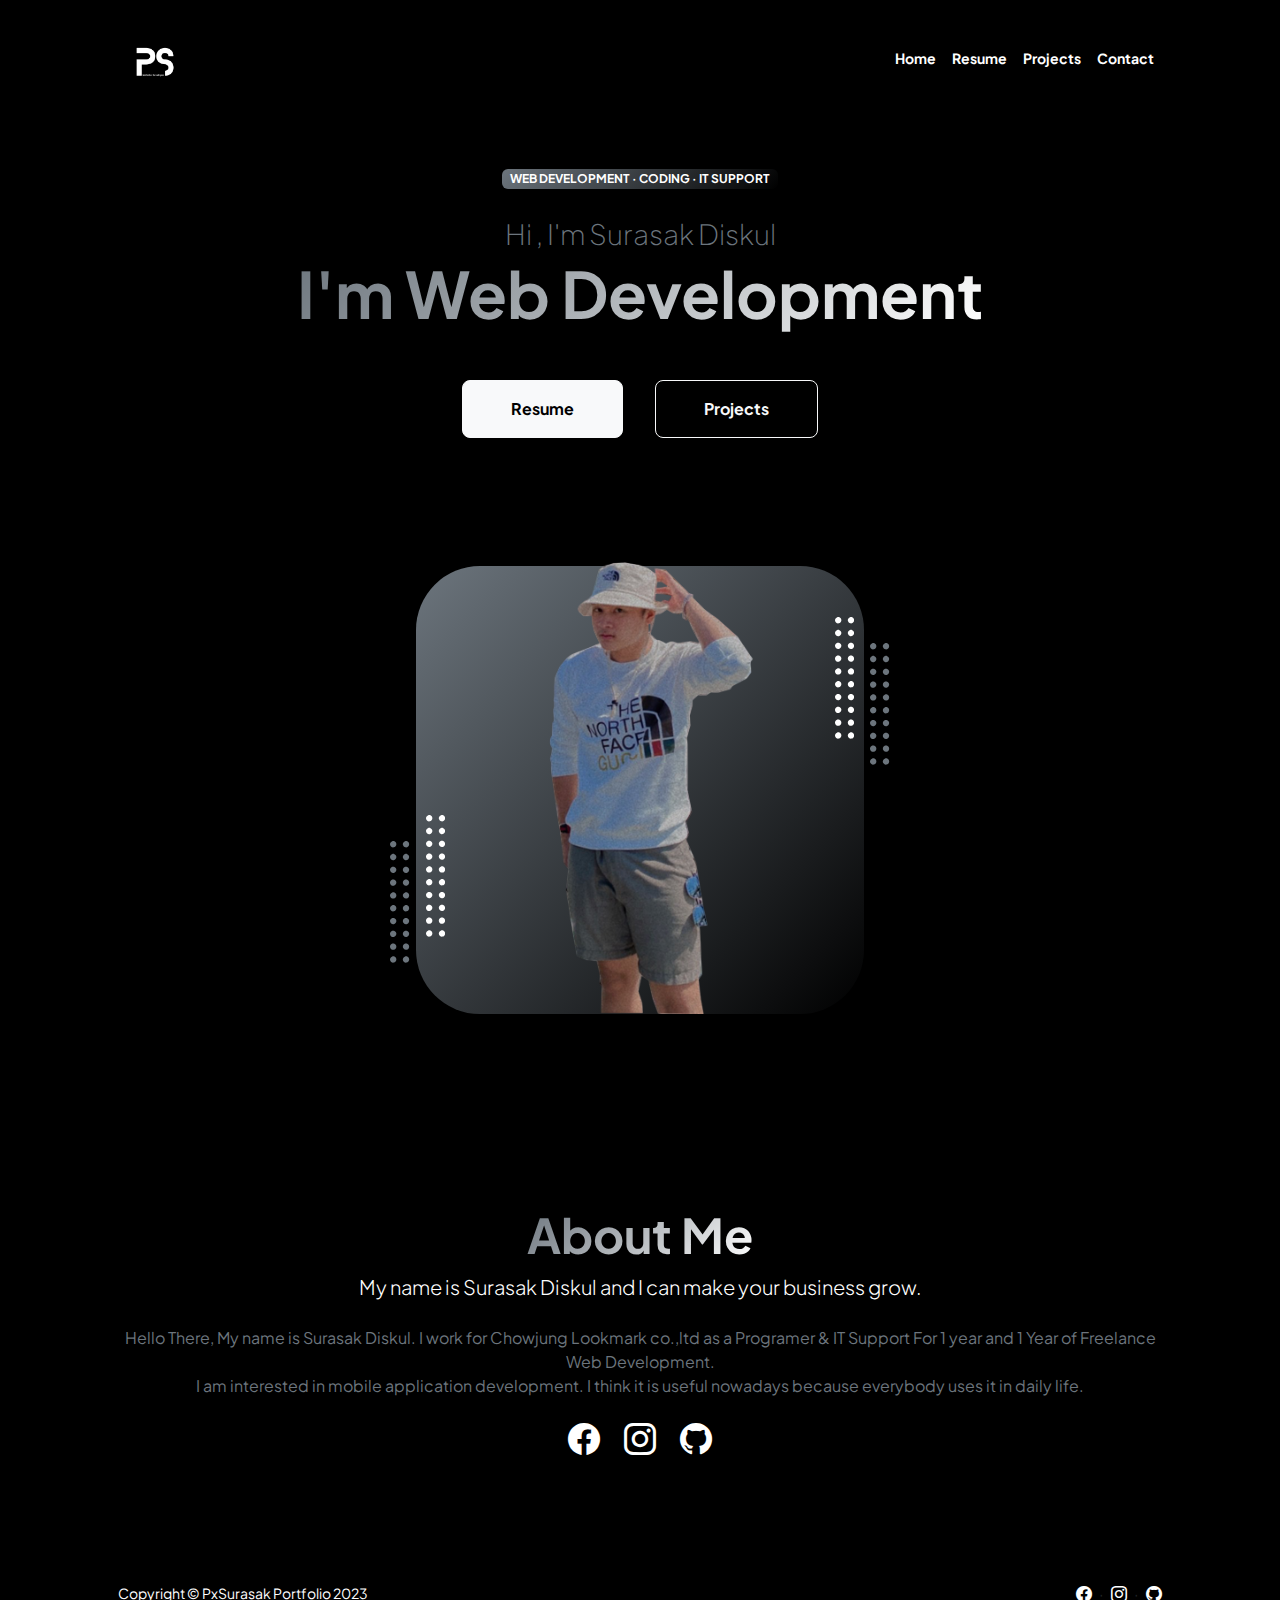
<file: index.html>
<!DOCTYPE html>
<html lang="en">
    <head>
        <meta charset="utf-8" />
        <meta name="viewport" content="width=device-width, initial-scale=1, shrink-to-fit=no" />
        <meta name="description" content="" />
        <meta name="author" content="" />
        <title>Portfolio </title>
        <!-- Favicon-->
        <link rel="icon " class="rounded-circle" type="image/x-icon" href="./Black and White Solid Icon Logo (1).png" />
        <!-- Custom Google font-->
        <link rel="preconnect" href="https://fonts.googleapis.com" />
        <link rel="preconnect" href="https://fonts.gstatic.com" crossorigin />
        <link href="https://fonts.googleapis.com/css2?family=Plus+Jakarta+Sans:wght@100;200;300;400;500;600;700;800;900&amp;display=swap" rel="stylesheet" />
        <!-- Bootstrap icons-->
        <link href="https://cdn.jsdelivr.net/npm/bootstrap-icons@1.8.1/font/bootstrap-icons.css" rel="stylesheet" />
        <!-- Core theme CSS (includes Bootstrap)-->
        <link href="css/styles.css" rel="stylesheet" />
    </head>
    <body class="d-flex flex-column h-100 bg-black">
        <main class="flex-shrink-0">
            <!-- Navigation-->
            <nav class="navbar navbar-expand-lg navbar-light bg-black py-3">
                <div class="container px-5">
                    <a class="navbar-brand" href="index.html"><img src="./Black and White Solid Icon Logo (1).png" alt="" width="75px"></a>
                    <button class="navbar-toggler" type="button" data-bs-toggle="collapse" data-bs-target="#navbarSupportedContent" aria-controls="navbarSupportedContent" aria-expanded="false" aria-label="Toggle navigation"><span class="navbar-toggler-icon text-white"></span></button>
                    <div class="collapse navbar-collapse" id="navbarSupportedContent">
                        <ul class="navbar-nav ms-auto mb-2 mb-lg-0 small fw-bolder">
                            <li class="nav-item"><a class="nav-link text-white" href="index.html">Home</a></li>
                            <li class="nav-item"><a class="nav-link text-white" href="resume.html">Resume</a></li>
                            <li class="nav-item"><a class="nav-link text-white" href="projects.html">Projects</a></li>
                            <li class="nav-item"><a class="nav-link text-white" href="contact.html">Contact</a></li>
                        </ul>
                    </div>
                </div>
            </nav>
            <!-- Header-->
            <header class="py-5">
                <div class="container px-5 pb-5">
                    <div class="row gx-5 align-items-center">
                        <div class="col-xxl-5">
                            <!-- Header text content-->
                            <div class="text-center text-xxl-start">
                                <div class="badge bg-gradient-primary-to-secondary text-white mb-4"><div class="text-uppercase">Web Development &middot; Coding &middot; IT Support</div></div>
                                <div class="fs-3 fw-light text-muted">Hi , I'm Surasak Diskul</div>
                                <h1 class="display-3 fw-bolder mb-5"><span class="text-gradient d-inline">I'm Web Development</span></h1>
                                <div class="d-grid gap-3 d-sm-flex justify-content-sm-center justify-content-xxl-start mb-3">
                                    <a class="btn btn-light btn-lg px-5 py-3 me-sm-3 fs-6 fw-bolder" href="resume.html">Resume</a>
                                    <a class="btn btn-outline-light btn-lg px-5 py-3 fs-6 fw-bolder" href="projects.html">Projects</a>
                                </div>
                            </div>
                        </div>
                        <div class="col-xxl-7">
                            <!-- Header profile picture-->
                            <div class="d-flex justify-content-center mt-5 mt-xxl-0">
                                <div class="profile bg-gradient-primary-to-secondary">
                                    <!-- TIP: For best results, use a photo with a transparent background like the demo example below-->
                                    <!-- Watch a tutorial on how to do this on YouTube (link)-->
                                    <img class="profile-img" src="./1-removebg-preview (1).png" alt="" />
                                    <div class="dots-1">
                                        <!-- SVG Dots-->
                                        <svg version="1.1" xmlns="http://www.w3.org/2000/svg" xmlns:xlink="http://www.w3.org/1999/xlink" x="0px" y="0px" viewBox="0 0 191.6 1215.4" style="enable-background: new 0 0 191.6 1215.4" xml:space="preserve">
                                            <g transform="translate(0.000000,1280.000000) scale(0.100000,-0.100000)">
                                                <path d="M227.7,12788.6c-105-35-200-141-222-248c-43-206,163-412,369-369c155,32,275,190,260,339c-11,105-90,213-190,262        C383.7,12801.6,289.7,12808.6,227.7,12788.6z"></path>
                                                <path d="M1507.7,12788.6c-151-50-253-216-222-362c25-119,136-230,254-255c194-41,395,142,375,339c-11,105-90,213-190,262        C1663.7,12801.6,1569.7,12808.6,1507.7,12788.6z"></path>
                                                <path d="M227.7,11508.6c-105-35-200-141-222-248c-43-206,163-412,369-369c155,32,275,190,260,339c-11,105-90,213-190,262        C383.7,11521.6,289.7,11528.6,227.7,11508.6z"></path>
                                                <path d="M1507.7,11508.6c-151-50-253-216-222-362c25-119,136-230,254-255c194-41,395,142,375,339c-11,105-90,213-190,262        C1663.7,11521.6,1569.7,11528.6,1507.7,11508.6z"></path>
                                                <path d="M227.7,10228.6c-105-35-200-141-222-248c-43-206,163-412,369-369c155,32,275,190,260,339c-11,105-90,213-190,262        C383.7,10241.6,289.7,10248.6,227.7,10228.6z"></path>
                                                <path d="M1507.7,10228.6c-105-35-200-141-222-248c-43-206,163-412,369-369c155,32,275,190,260,339c-11,105-90,213-190,262        C1663.7,10241.6,1569.7,10248.6,1507.7,10228.6z"></path>
                                                <path d="M227.7,8948.6c-105-35-200-141-222-248c-43-206,163-412,369-369c155,32,275,190,260,339c-11,105-90,213-190,262        C383.7,8961.6,289.7,8968.6,227.7,8948.6z"></path>
                                                <path d="M1507.7,8948.6c-105-35-200-141-222-248c-43-206,163-412,369-369c155,32,275,190,260,339c-11,105-90,213-190,262        C1663.7,8961.6,1569.7,8968.6,1507.7,8948.6z"></path>
                                                <path d="M227.7,7668.6c-105-35-200-141-222-248c-43-206,163-412,369-369c155,32,275,190,260,339c-11,105-90,213-190,262        C383.7,7681.6,289.7,7688.6,227.7,7668.6z"></path>
                                                <path d="M1507.7,7668.6c-105-35-200-141-222-248c-43-206,163-412,369-369c155,32,275,190,260,339c-11,105-90,213-190,262        C1663.7,7681.6,1569.7,7688.6,1507.7,7668.6z"></path>
                                                <path d="M227.7,6388.6c-105-35-200-141-222-248c-43-206,163-412,369-369c155,32,275,190,260,339c-11,105-90,213-190,262        C383.7,6401.6,289.7,6408.6,227.7,6388.6z"></path>
                                                <path d="M1507.7,6388.6c-105-35-200-141-222-248c-43-206,163-412,369-369c155,32,275,190,260,339c-11,105-90,213-190,262        C1663.7,6401.6,1569.7,6408.6,1507.7,6388.6z"></path>
                                                <path d="M227.7,5108.6c-105-35-200-141-222-248c-43-206,163-412,369-369c155,32,275,190,260,339c-11,105-90,213-190,262        C383.7,5121.6,289.7,5128.6,227.7,5108.6z"></path>
                                                <path d="M1507.7,5108.6c-105-35-200-141-222-248c-43-206,163-412,369-369c155,32,275,190,260,339c-11,105-90,213-190,262        C1663.7,5121.6,1569.7,5128.6,1507.7,5108.6z"></path>
                                                <path d="M227.7,3828.6c-105-35-200-141-222-248c-43-206,163-412,369-369c155,32,275,190,260,339c-11,105-90,213-190,262        C383.7,3841.6,289.7,3848.6,227.7,3828.6z"></path>
                                                <path d="M1507.7,3828.6c-105-35-200-141-222-248c-43-206,163-412,369-369c155,32,275,190,260,339c-11,105-90,213-190,262        C1663.7,3841.6,1569.7,3848.6,1507.7,3828.6z"></path>
                                                <path d="M227.7,2548.6c-105-35-200-141-222-248c-43-206,163-412,369-369c155,32,275,190,260,339c-11,105-90,213-190,262        C383.7,2561.6,289.7,2568.6,227.7,2548.6z"></path>
                                                <path d="M1507.7,2548.6c-105-35-200-141-222-248c-43-206,163-412,369-369c155,32,275,190,260,339c-11,105-90,213-190,262        C1663.7,2561.6,1569.7,2568.6,1507.7,2548.6z"></path>
                                                <path d="M227.7,1268.6c-105-35-200-141-222-248c-43-206,163-412,369-369c155,32,275,190,260,339c-11,105-90,213-190,262        C383.7,1281.6,289.7,1288.6,227.7,1268.6z"></path>
                                                <path d="M1507.7,1268.6c-105-35-200-141-222-248c-43-206,163-412,369-369c155,32,275,190,260,339c-11,105-90,213-190,262        C1663.7,1281.6,1569.7,1288.6,1507.7,1268.6z"></path>
                                            </g>
                                        </svg>
                                        <!-- END of SVG dots-->
                                    </div>
                                    <div class="dots-2">
                                        <!-- SVG Dots-->
                                        <svg version="1.1" xmlns="http://www.w3.org/2000/svg" xmlns:xlink="http://www.w3.org/1999/xlink" x="0px" y="0px" viewBox="0 0 191.6 1215.4" style="enable-background: new 0 0 191.6 1215.4" xml:space="preserve">
                                            <g transform="translate(0.000000,1280.000000) scale(0.100000,-0.100000)">
                                                <path d="M227.7,12788.6c-105-35-200-141-222-248c-43-206,163-412,369-369c155,32,275,190,260,339c-11,105-90,213-190,262        C383.7,12801.6,289.7,12808.6,227.7,12788.6z"></path>
                                                <path d="M1507.7,12788.6c-151-50-253-216-222-362c25-119,136-230,254-255c194-41,395,142,375,339c-11,105-90,213-190,262        C1663.7,12801.6,1569.7,12808.6,1507.7,12788.6z"></path>
                                                <path d="M227.7,11508.6c-105-35-200-141-222-248c-43-206,163-412,369-369c155,32,275,190,260,339c-11,105-90,213-190,262        C383.7,11521.6,289.7,11528.6,227.7,11508.6z"></path>
                                                <path d="M1507.7,11508.6c-151-50-253-216-222-362c25-119,136-230,254-255c194-41,395,142,375,339c-11,105-90,213-190,262        C1663.7,11521.6,1569.7,11528.6,1507.7,11508.6z"></path>
                                                <path d="M227.7,10228.6c-105-35-200-141-222-248c-43-206,163-412,369-369c155,32,275,190,260,339c-11,105-90,213-190,262        C383.7,10241.6,289.7,10248.6,227.7,10228.6z"></path>
                                                <path d="M1507.7,10228.6c-105-35-200-141-222-248c-43-206,163-412,369-369c155,32,275,190,260,339c-11,105-90,213-190,262        C1663.7,10241.6,1569.7,10248.6,1507.7,10228.6z"></path>
                                                <path d="M227.7,8948.6c-105-35-200-141-222-248c-43-206,163-412,369-369c155,32,275,190,260,339c-11,105-90,213-190,262        C383.7,8961.6,289.7,8968.6,227.7,8948.6z"></path>
                                                <path d="M1507.7,8948.6c-105-35-200-141-222-248c-43-206,163-412,369-369c155,32,275,190,260,339c-11,105-90,213-190,262        C1663.7,8961.6,1569.7,8968.6,1507.7,8948.6z"></path>
                                                <path d="M227.7,7668.6c-105-35-200-141-222-248c-43-206,163-412,369-369c155,32,275,190,260,339c-11,105-90,213-190,262        C383.7,7681.6,289.7,7688.6,227.7,7668.6z"></path>
                                                <path d="M1507.7,7668.6c-105-35-200-141-222-248c-43-206,163-412,369-369c155,32,275,190,260,339c-11,105-90,213-190,262        C1663.7,7681.6,1569.7,7688.6,1507.7,7668.6z"></path>
                                                <path d="M227.7,6388.6c-105-35-200-141-222-248c-43-206,163-412,369-369c155,32,275,190,260,339c-11,105-90,213-190,262        C383.7,6401.6,289.7,6408.6,227.7,6388.6z"></path>
                                                <path d="M1507.7,6388.6c-105-35-200-141-222-248c-43-206,163-412,369-369c155,32,275,190,260,339c-11,105-90,213-190,262        C1663.7,6401.6,1569.7,6408.6,1507.7,6388.6z"></path>
                                                <path d="M227.7,5108.6c-105-35-200-141-222-248c-43-206,163-412,369-369c155,32,275,190,260,339c-11,105-90,213-190,262        C383.7,5121.6,289.7,5128.6,227.7,5108.6z"></path>
                                                <path d="M1507.7,5108.6c-105-35-200-141-222-248c-43-206,163-412,369-369c155,32,275,190,260,339c-11,105-90,213-190,262        C1663.7,5121.6,1569.7,5128.6,1507.7,5108.6z"></path>
                                                <path d="M227.7,3828.6c-105-35-200-141-222-248c-43-206,163-412,369-369c155,32,275,190,260,339c-11,105-90,213-190,262        C383.7,3841.6,289.7,3848.6,227.7,3828.6z"></path>
                                                <path d="M1507.7,3828.6c-105-35-200-141-222-248c-43-206,163-412,369-369c155,32,275,190,260,339c-11,105-90,213-190,262        C1663.7,3841.6,1569.7,3848.6,1507.7,3828.6z"></path>
                                                <path d="M227.7,2548.6c-105-35-200-141-222-248c-43-206,163-412,369-369c155,32,275,190,260,339c-11,105-90,213-190,262        C383.7,2561.6,289.7,2568.6,227.7,2548.6z"></path>
                                                <path d="M1507.7,2548.6c-105-35-200-141-222-248c-43-206,163-412,369-369c155,32,275,190,260,339c-11,105-90,213-190,262        C1663.7,2561.6,1569.7,2568.6,1507.7,2548.6z"></path>
                                                <path d="M227.7,1268.6c-105-35-200-141-222-248c-43-206,163-412,369-369c155,32,275,190,260,339c-11,105-90,213-190,262        C383.7,1281.6,289.7,1288.6,227.7,1268.6z"></path>
                                                <path d="M1507.7,1268.6c-105-35-200-141-222-248c-43-206,163-412,369-369c155,32,275,190,260,339c-11,105-90,213-190,262        C1663.7,1281.6,1569.7,1288.6,1507.7,1268.6z"></path>
                                            </g>
                                        </svg>
                                        <!-- END of SVG dots-->
                                    </div>
                                    <div class="dots-3">
                                        <!-- SVG Dots-->
                                        <svg version="1.1" xmlns="http://www.w3.org/2000/svg" xmlns:xlink="http://www.w3.org/1999/xlink" x="0px" y="0px" viewBox="0 0 191.6 1215.4" style="enable-background: new 0 0 191.6 1215.4" xml:space="preserve">
                                            <g transform="translate(0.000000,1280.000000) scale(0.100000,-0.100000)">
                                                <path d="M227.7,12788.6c-105-35-200-141-222-248c-43-206,163-412,369-369c155,32,275,190,260,339c-11,105-90,213-190,262        C383.7,12801.6,289.7,12808.6,227.7,12788.6z"></path>
                                                <path d="M1507.7,12788.6c-151-50-253-216-222-362c25-119,136-230,254-255c194-41,395,142,375,339c-11,105-90,213-190,262        C1663.7,12801.6,1569.7,12808.6,1507.7,12788.6z"></path>
                                                <path d="M227.7,11508.6c-105-35-200-141-222-248c-43-206,163-412,369-369c155,32,275,190,260,339c-11,105-90,213-190,262        C383.7,11521.6,289.7,11528.6,227.7,11508.6z"></path>
                                                <path d="M1507.7,11508.6c-151-50-253-216-222-362c25-119,136-230,254-255c194-41,395,142,375,339c-11,105-90,213-190,262        C1663.7,11521.6,1569.7,11528.6,1507.7,11508.6z"></path>
                                                <path d="M227.7,10228.6c-105-35-200-141-222-248c-43-206,163-412,369-369c155,32,275,190,260,339c-11,105-90,213-190,262        C383.7,10241.6,289.7,10248.6,227.7,10228.6z"></path>
                                                <path d="M1507.7,10228.6c-105-35-200-141-222-248c-43-206,163-412,369-369c155,32,275,190,260,339c-11,105-90,213-190,262        C1663.7,10241.6,1569.7,10248.6,1507.7,10228.6z"></path>
                                                <path d="M227.7,8948.6c-105-35-200-141-222-248c-43-206,163-412,369-369c155,32,275,190,260,339c-11,105-90,213-190,262        C383.7,8961.6,289.7,8968.6,227.7,8948.6z"></path>
                                                <path d="M1507.7,8948.6c-105-35-200-141-222-248c-43-206,163-412,369-369c155,32,275,190,260,339c-11,105-90,213-190,262        C1663.7,8961.6,1569.7,8968.6,1507.7,8948.6z"></path>
                                                <path d="M227.7,7668.6c-105-35-200-141-222-248c-43-206,163-412,369-369c155,32,275,190,260,339c-11,105-90,213-190,262        C383.7,7681.6,289.7,7688.6,227.7,7668.6z"></path>
                                                <path d="M1507.7,7668.6c-105-35-200-141-222-248c-43-206,163-412,369-369c155,32,275,190,260,339c-11,105-90,213-190,262        C1663.7,7681.6,1569.7,7688.6,1507.7,7668.6z"></path>
                                                <path d="M227.7,6388.6c-105-35-200-141-222-248c-43-206,163-412,369-369c155,32,275,190,260,339c-11,105-90,213-190,262        C383.7,6401.6,289.7,6408.6,227.7,6388.6z"></path>
                                                <path d="M1507.7,6388.6c-105-35-200-141-222-248c-43-206,163-412,369-369c155,32,275,190,260,339c-11,105-90,213-190,262        C1663.7,6401.6,1569.7,6408.6,1507.7,6388.6z"></path>
                                                <path d="M227.7,5108.6c-105-35-200-141-222-248c-43-206,163-412,369-369c155,32,275,190,260,339c-11,105-90,213-190,262        C383.7,5121.6,289.7,5128.6,227.7,5108.6z"></path>
                                                <path d="M1507.7,5108.6c-105-35-200-141-222-248c-43-206,163-412,369-369c155,32,275,190,260,339c-11,105-90,213-190,262        C1663.7,5121.6,1569.7,5128.6,1507.7,5108.6z"></path>
                                                <path d="M227.7,3828.6c-105-35-200-141-222-248c-43-206,163-412,369-369c155,32,275,190,260,339c-11,105-90,213-190,262        C383.7,3841.6,289.7,3848.6,227.7,3828.6z"></path>
                                                <path d="M1507.7,3828.6c-105-35-200-141-222-248c-43-206,163-412,369-369c155,32,275,190,260,339c-11,105-90,213-190,262        C1663.7,3841.6,1569.7,3848.6,1507.7,3828.6z"></path>
                                                <path d="M227.7,2548.6c-105-35-200-141-222-248c-43-206,163-412,369-369c155,32,275,190,260,339c-11,105-90,213-190,262        C383.7,2561.6,289.7,2568.6,227.7,2548.6z"></path>
                                                <path d="M1507.7,2548.6c-105-35-200-141-222-248c-43-206,163-412,369-369c155,32,275,190,260,339c-11,105-90,213-190,262        C1663.7,2561.6,1569.7,2568.6,1507.7,2548.6z"></path>
                                                <path d="M227.7,1268.6c-105-35-200-141-222-248c-43-206,163-412,369-369c155,32,275,190,260,339c-11,105-90,213-190,262        C383.7,1281.6,289.7,1288.6,227.7,1268.6z"></path>
                                                <path d="M1507.7,1268.6c-105-35-200-141-222-248c-43-206,163-412,369-369c155,32,275,190,260,339c-11,105-90,213-190,262        C1663.7,1281.6,1569.7,1288.6,1507.7,1268.6z"></path>
                                            </g>
                                        </svg>
                                        <!-- END of SVG dots-->
                                    </div>
                                    <div class="dots-4">
                                        <!-- SVG Dots-->
                                        <svg version="1.1" xmlns="http://www.w3.org/2000/svg" xmlns:xlink="http://www.w3.org/1999/xlink" x="0px" y="0px" viewBox="0 0 191.6 1215.4" style="enable-background: new 0 0 191.6 1215.4" xml:space="preserve">
                                            <g transform="translate(0.000000,1280.000000) scale(0.100000,-0.100000)">
                                                <path d="M227.7,12788.6c-105-35-200-141-222-248c-43-206,163-412,369-369c155,32,275,190,260,339c-11,105-90,213-190,262        C383.7,12801.6,289.7,12808.6,227.7,12788.6z"></path>
                                                <path d="M1507.7,12788.6c-151-50-253-216-222-362c25-119,136-230,254-255c194-41,395,142,375,339c-11,105-90,213-190,262        C1663.7,12801.6,1569.7,12808.6,1507.7,12788.6z"></path>
                                                <path d="M227.7,11508.6c-105-35-200-141-222-248c-43-206,163-412,369-369c155,32,275,190,260,339c-11,105-90,213-190,262        C383.7,11521.6,289.7,11528.6,227.7,11508.6z"></path>
                                                <path d="M1507.7,11508.6c-151-50-253-216-222-362c25-119,136-230,254-255c194-41,395,142,375,339c-11,105-90,213-190,262        C1663.7,11521.6,1569.7,11528.6,1507.7,11508.6z"></path>
                                                <path d="M227.7,10228.6c-105-35-200-141-222-248c-43-206,163-412,369-369c155,32,275,190,260,339c-11,105-90,213-190,262        C383.7,10241.6,289.7,10248.6,227.7,10228.6z"></path>
                                                <path d="M1507.7,10228.6c-105-35-200-141-222-248c-43-206,163-412,369-369c155,32,275,190,260,339c-11,105-90,213-190,262        C1663.7,10241.6,1569.7,10248.6,1507.7,10228.6z"></path>
                                                <path d="M227.7,8948.6c-105-35-200-141-222-248c-43-206,163-412,369-369c155,32,275,190,260,339c-11,105-90,213-190,262        C383.7,8961.6,289.7,8968.6,227.7,8948.6z"></path>
                                                <path d="M1507.7,8948.6c-105-35-200-141-222-248c-43-206,163-412,369-369c155,32,275,190,260,339c-11,105-90,213-190,262        C1663.7,8961.6,1569.7,8968.6,1507.7,8948.6z"></path>
                                                <path d="M227.7,7668.6c-105-35-200-141-222-248c-43-206,163-412,369-369c155,32,275,190,260,339c-11,105-90,213-190,262        C383.7,7681.6,289.7,7688.6,227.7,7668.6z"></path>
                                                <path d="M1507.7,7668.6c-105-35-200-141-222-248c-43-206,163-412,369-369c155,32,275,190,260,339c-11,105-90,213-190,262        C1663.7,7681.6,1569.7,7688.6,1507.7,7668.6z"></path>
                                                <path d="M227.7,6388.6c-105-35-200-141-222-248c-43-206,163-412,369-369c155,32,275,190,260,339c-11,105-90,213-190,262        C383.7,6401.6,289.7,6408.6,227.7,6388.6z"></path>
                                                <path d="M1507.7,6388.6c-105-35-200-141-222-248c-43-206,163-412,369-369c155,32,275,190,260,339c-11,105-90,213-190,262        C1663.7,6401.6,1569.7,6408.6,1507.7,6388.6z"></path>
                                                <path d="M227.7,5108.6c-105-35-200-141-222-248c-43-206,163-412,369-369c155,32,275,190,260,339c-11,105-90,213-190,262        C383.7,5121.6,289.7,5128.6,227.7,5108.6z"></path>
                                                <path d="M1507.7,5108.6c-105-35-200-141-222-248c-43-206,163-412,369-369c155,32,275,190,260,339c-11,105-90,213-190,262        C1663.7,5121.6,1569.7,5128.6,1507.7,5108.6z"></path>
                                                <path d="M227.7,3828.6c-105-35-200-141-222-248c-43-206,163-412,369-369c155,32,275,190,260,339c-11,105-90,213-190,262        C383.7,3841.6,289.7,3848.6,227.7,3828.6z"></path>
                                                <path d="M1507.7,3828.6c-105-35-200-141-222-248c-43-206,163-412,369-369c155,32,275,190,260,339c-11,105-90,213-190,262        C1663.7,3841.6,1569.7,3848.6,1507.7,3828.6z"></path>
                                                <path d="M227.7,2548.6c-105-35-200-141-222-248c-43-206,163-412,369-369c155,32,275,190,260,339c-11,105-90,213-190,262        C383.7,2561.6,289.7,2568.6,227.7,2548.6z"></path>
                                                <path d="M1507.7,2548.6c-105-35-200-141-222-248c-43-206,163-412,369-369c155,32,275,190,260,339c-11,105-90,213-190,262        C1663.7,2561.6,1569.7,2568.6,1507.7,2548.6z"></path>
                                                <path d="M227.7,1268.6c-105-35-200-141-222-248c-43-206,163-412,369-369c155,32,275,190,260,339c-11,105-90,213-190,262        C383.7,1281.6,289.7,1288.6,227.7,1268.6z"></path>
                                                <path d="M1507.7,1268.6c-105-35-200-141-222-248c-43-206,163-412,369-369c155,32,275,190,260,339c-11,105-90,213-190,262        C1663.7,1281.6,1569.7,1288.6,1507.7,1268.6z"></path>
                                            </g>
                                        </svg>
                                        <!-- END of SVG dots-->
                                    </div>
                                </div>
                            </div>
                        </div>
                    </div>
                </div>
            </header>
            <!-- About Section-->
            <section class="bg-light py-5 bg-black">
                <div class="container px-5">
                    <div class="row gx-5 justify-content-center">
                        <div class="col-xxl-8">
                            <div class="text-center my-5">
                                <h2 class="display-5 fw-bolder"><span class="text-gradient d-inline">About Me</span></h2>
                                <p class="lead text-white mb-4">My name is Surasak Diskul and I can make your business grow.</p>
                                <p class="text-muted">Hello There, My name is Surasak Diskul. I work for Chowjung Lookmark co.,ltd as a Programer & IT Support For 1 year and 1 Year of Freelance Web Development. <br> I am interested in mobile application development. I think it is useful nowadays because everybody uses it in daily life.</p>
                                <div class="d-flex justify-content-center fs-2 gap-4">
                                    <a class="text-white" href="https://www.facebook.com/surasak.diskul" target="_blank"><i class="bi bi-facebook"></i></a>
                                    <a class="text-white" href="https://www.instagram.com/mondayhaveyou/" target="_blank"><i class="bi bi-instagram"></i></a>
                                    <a class="text-white" href="https://github.com/SurasakDiskul" target="_blank"><i class="bi bi-github"></i></a>
                                </div>
                            </div>
                        </div>
                    </div>
                </div>
            </section>
        </main>
        <!-- Footer-->
        <footer class="bg-black py-4 mt-auto">
            <div class="container px-5">
                <div class="row align-items-center justify-content-between flex-column flex-sm-row">
                    <div class="col-auto"><div class="small m-0 text-white">Copyright &copy; PxSurasak Portfolio 2023</div></div>
                    <div class="col-auto">
                        <a class="text-white" href="https://www.facebook.com/surasak.diskul" target="_blank"><i class="bi bi-facebook"></i></a>
                        <span class="mx-1">&middot;</span>
                        <a class="text-white" href="https://www.instagram.com/mondayhaveyou/" target="_blank"><i class="bi bi-instagram"></i></a>
                        <span class="mx-1">&middot;</span>
                        <a class="text-white" href="https://github.com/SurasakDiskul" target="_blank"><i class="bi bi-github"></i></a>
                    </div>
                </div>
            </div>
        </footer>
        <!-- Bootstrap core JS-->
        <script src="https://cdn.jsdelivr.net/npm/bootstrap@5.2.3/dist/js/bootstrap.bundle.min.js"></script>
        <!-- Core theme JS-->
        <script src="js/scripts.js"></script>
    </body>
</html>
</file>
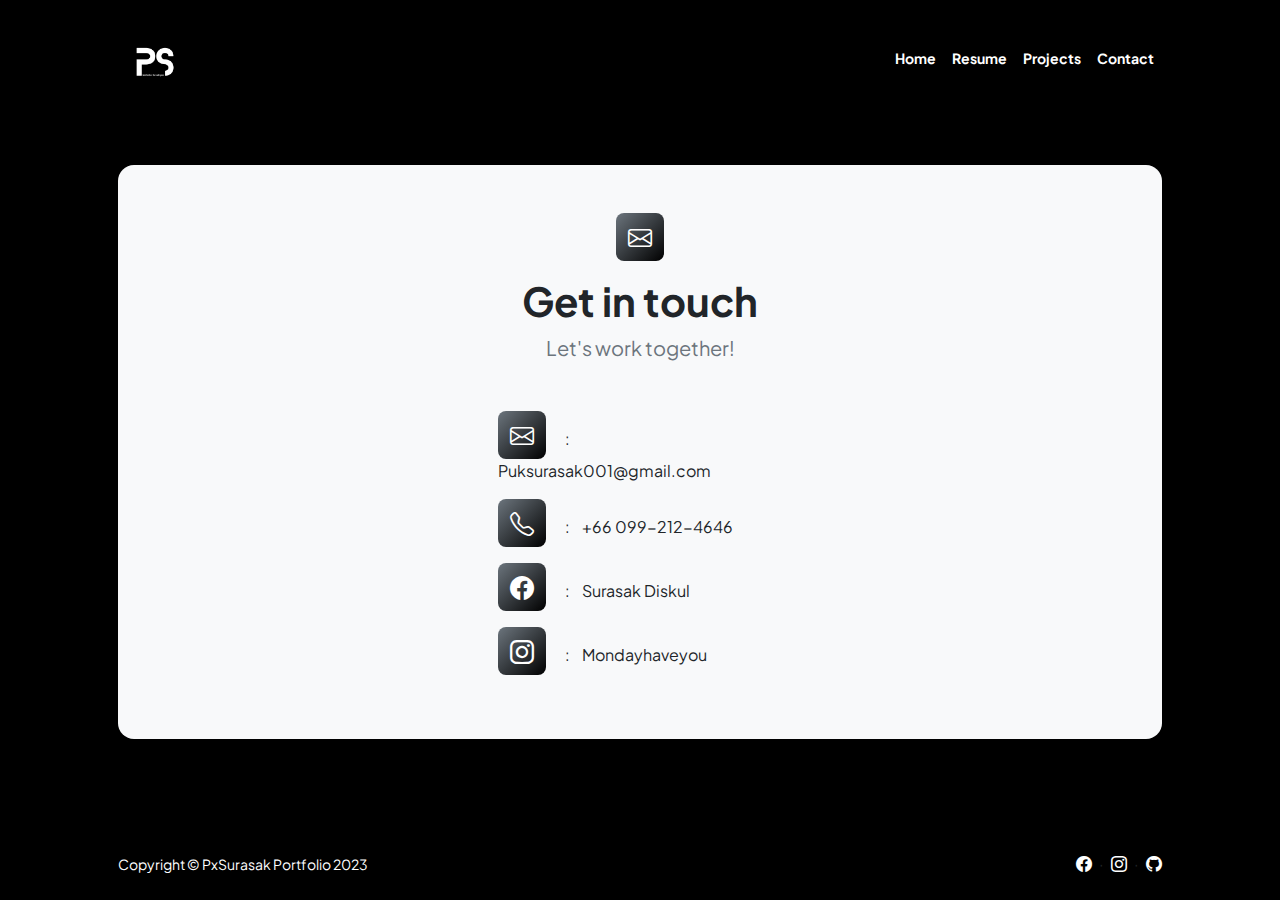
<file: contact.html>
<!DOCTYPE html>
<html lang="en">
    <head>
        <meta charset="utf-8" />
        <meta name="viewport" content="width=device-width, initial-scale=1, shrink-to-fit=no" />
        <meta name="description" content />
        <meta name="author" content />
        <title>Contact - Portfolio</title>
        <!-- Favicon-->
        <link rel="icon" class="rounded-circle" type="image/x-icon" href="./Black and White Solid Icon Logo (1).png" />
        <!-- Custom Google font-->
        <link rel="preconnect" href="https://fonts.googleapis.com" />
        <link rel="preconnect" href="https://fonts.gstatic.com" crossorigin />
        <link href="https://fonts.googleapis.com/css2?family=Plus+Jakarta+Sans:wght@100;200;300;400;500;600;700;800;900&amp;display=swap" rel="stylesheet" />
        <!-- Bootstrap icons-->
        <link href="https://cdn.jsdelivr.net/npm/bootstrap-icons@1.8.1/font/bootstrap-icons.css" rel="stylesheet" />
        <!-- Core theme CSS (includes Bootstrap)-->
        <link href="css/styles.css" rel="stylesheet" />
    </head>
    <body class="d-flex flex-column h-100 bg-black">
        <main class="flex-shrink-0">
            <!-- Navigation-->
            <nav class="navbar navbar-expand-lg navbar-light bg-black py-3">
                <div class="container px-5">
                    <a class="navbar-brand" href="index.html"><img src="./Black and White Solid Icon Logo (1).png" alt="" width="75px"></a>
                    <button class="navbar-toggler" type="button" data-bs-toggle="collapse" data-bs-target="#navbarSupportedContent" aria-controls="navbarSupportedContent" aria-expanded="false" aria-label="Toggle navigation"><span class="navbar-toggler-icon"></span></button>
                    <div class="collapse navbar-collapse" id="navbarSupportedContent">
                        <ul class="navbar-nav ms-auto mb-2 mb-lg-0 small fw-bolder">
                            <li class="nav-item"><a class="nav-link text-white" href="index.html">Home</a></li>
                            <li class="nav-item"><a class="nav-link text-white" href="resume.html">Resume</a></li>
                            <li class="nav-item"><a class="nav-link text-white" href="projects.html">Projects</a></li>
                            <li class="nav-item"><a class="nav-link text-white" href="contact.html">Contact</a></li>
                        </ul>
                    </div>
                </div>
            </nav>
            <!-- Page content-->
            <section class="py-5">
                <div class="container px-5">
                    <!-- Contact form-->
                    <div class="bg-light rounded-4 py-5 px-4 px-md-5">
                        <div class="text-center mb-5">
                            <div class="feature bg-primary bg-gradient-primary-to-secondary text-white rounded-3 mb-3"><i class="bi bi-envelope"></i></div>
                            <h1 class="fw-bolder">Get in touch</h1>
                            <p class="lead fw-normal text-muted mb-0">Let's work together!</p>
                        </div>
                        <div class="row gx-5 justify-content-center">
                            <div class="col-lg-6 col-xl-4">
                                    <!-- Name input-->
                                    <div class="form-floating mb-3">
                                        <div class="feature bg-primary bg-gradient-primary-to-secondary text-white rounded-3 me-3"><i class="bi bi-envelope"></i></div>
                                        :&nbsp; &nbsp; <span>Puksurasak001@gmail.com</span>
                                    </div>
                                    <!-- Email address input-->
                                    <div class="form-floating mb-3">
                                        <div class="feature bg-primary bg-gradient-primary-to-secondary text-white rounded-3 me-3"><i class="bi bi-telephone"></i></div>
                                        :&nbsp; &nbsp; <span>+66 099-212-4646</span>
                                    </div>
                                    <!-- Phone number input-->
                                    <div class="form-floating mb-3">
                                        <div class="feature bg-primary bg-gradient-primary-to-secondary text-white rounded-3 me-3"><i class="bi bi-facebook"></i></div>
                                        :&nbsp; &nbsp; <span>Surasak Diskul</span>
                                    </div>
                                    <!-- Message input-->
                                    <div class="form-floating mb-3">
                                        <div class="feature bg-primary bg-gradient-primary-to-secondary text-white rounded-3 me-3"><i class="bi bi-instagram"></i></div>
                                        :&nbsp; &nbsp; <span>Mondayhaveyou</span>
                                    </div>
                                    
                            </div>
                        </div>
                    </div>
                </div>
            </section>
        </main>
        <!-- Footer-->
        <footer class="bg-black py-4 mt-auto">
            <div class="container px-5">
                <div class="row align-items-center justify-content-between flex-column flex-sm-row">
                    <div class="col-auto"><div class="small m-0 text-white">Copyright &copy; PxSurasak Portfolio 2023</div></div>
                    <div class="col-auto">
                        <a class="text-white" href="https://www.facebook.com/surasak.diskul" target="_blank"><i class="bi bi-facebook"></i></a>
                        <span class="mx-1">&middot;</span>
                        <a class="text-white" href="https://www.instagram.com/mondayhaveyou/" target="_blank"><i class="bi bi-instagram"></i></a>
                        <span class="mx-1">&middot;</span>
                        <a class="text-white" href="https://github.com/SurasakDiskul" target="_blank"><i class="bi bi-github"></i></a>
                    </div>
                </div>
            </div>
        </footer>
        <!-- Bootstrap core JS-->
        <script src="https://cdn.jsdelivr.net/npm/bootstrap@5.2.3/dist/js/bootstrap.bundle.min.js"></script>
        <!-- Core theme JS-->
        <script src="js/scripts.js"></script>
        <!-- * * * * * * * * * * * * * * * * * * * * * * * * * * * * * * * * * * * * * * * *-->
        <!-- * *                               SB Forms JS                               * *-->
        <!-- * * Activate your form at https://startbootstrap.com/solution/contact-forms * *-->
        <!-- * * * * * * * * * * * * * * * * * * * * * * * * * * * * * * * * * * * * * * * *-->
        <script src="https://cdn.startbootstrap.com/sb-forms-latest.js"></script>
    </body>
</html>
</file>
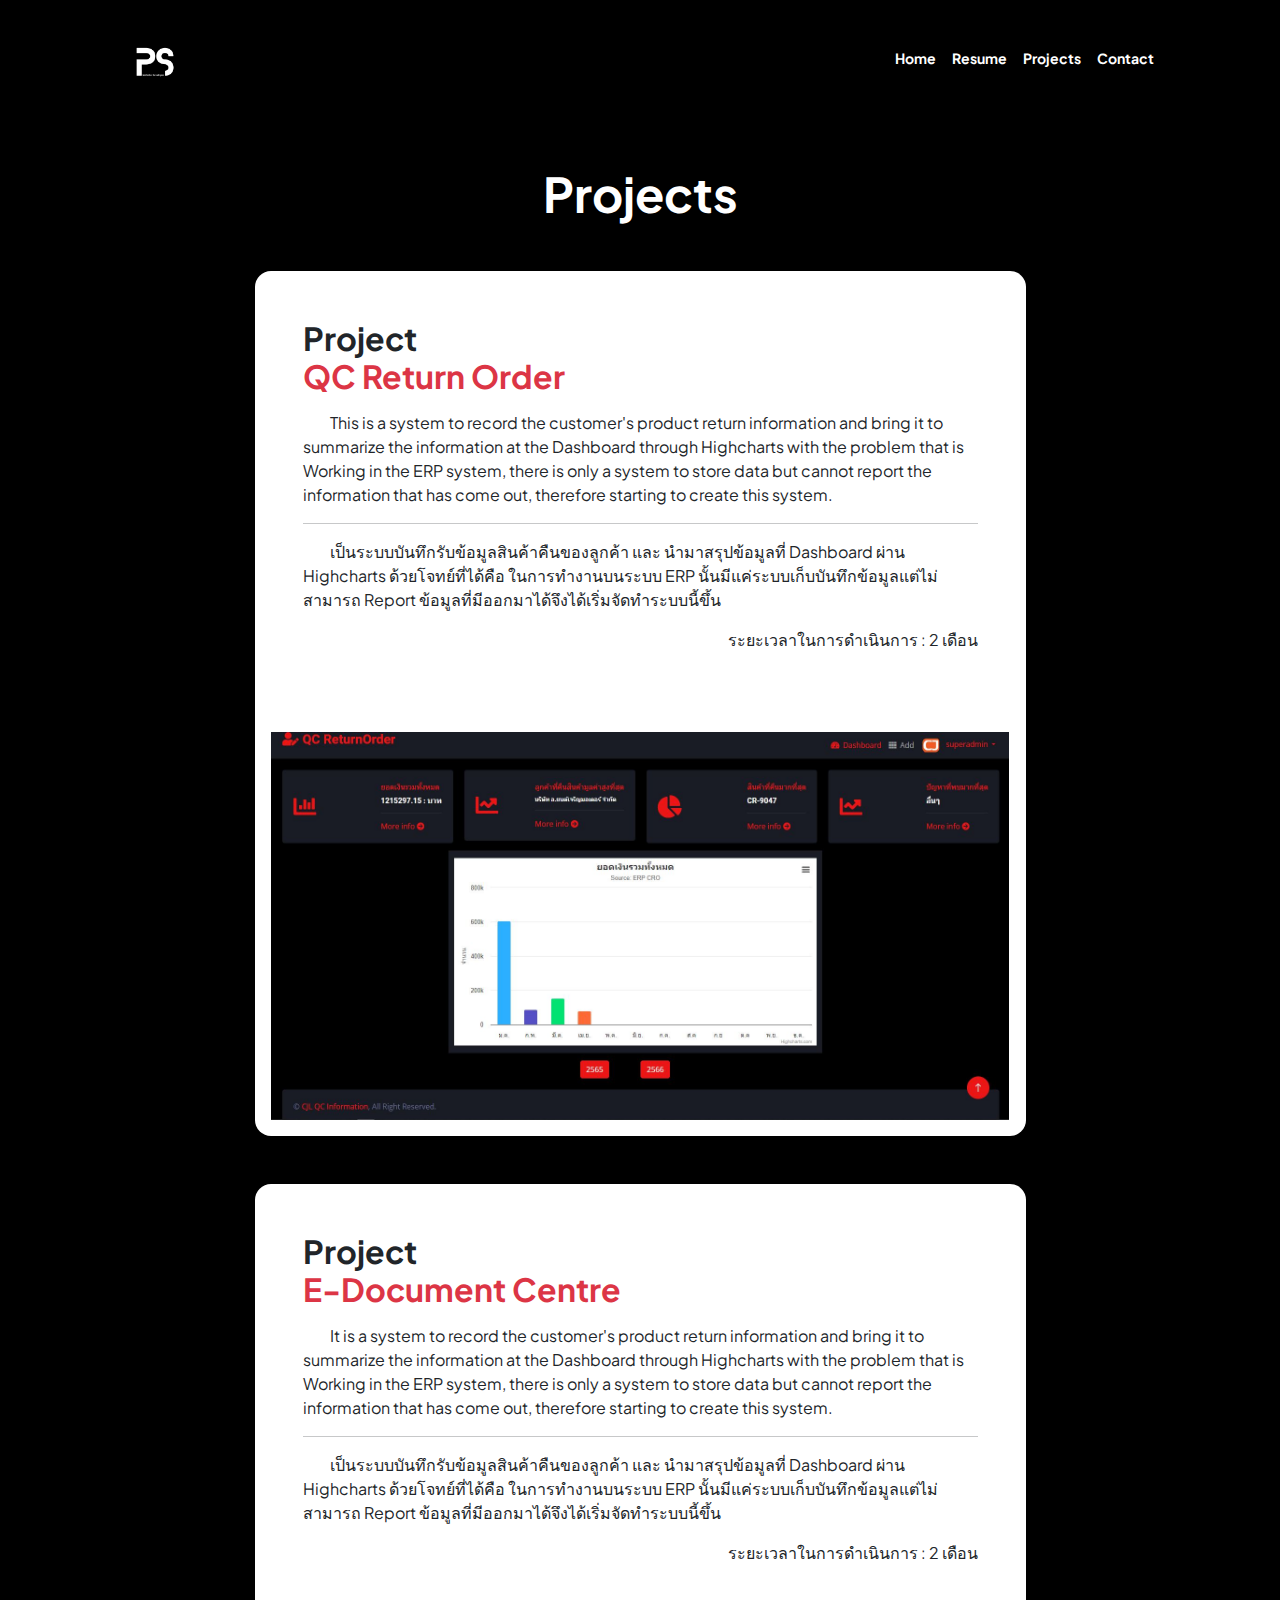
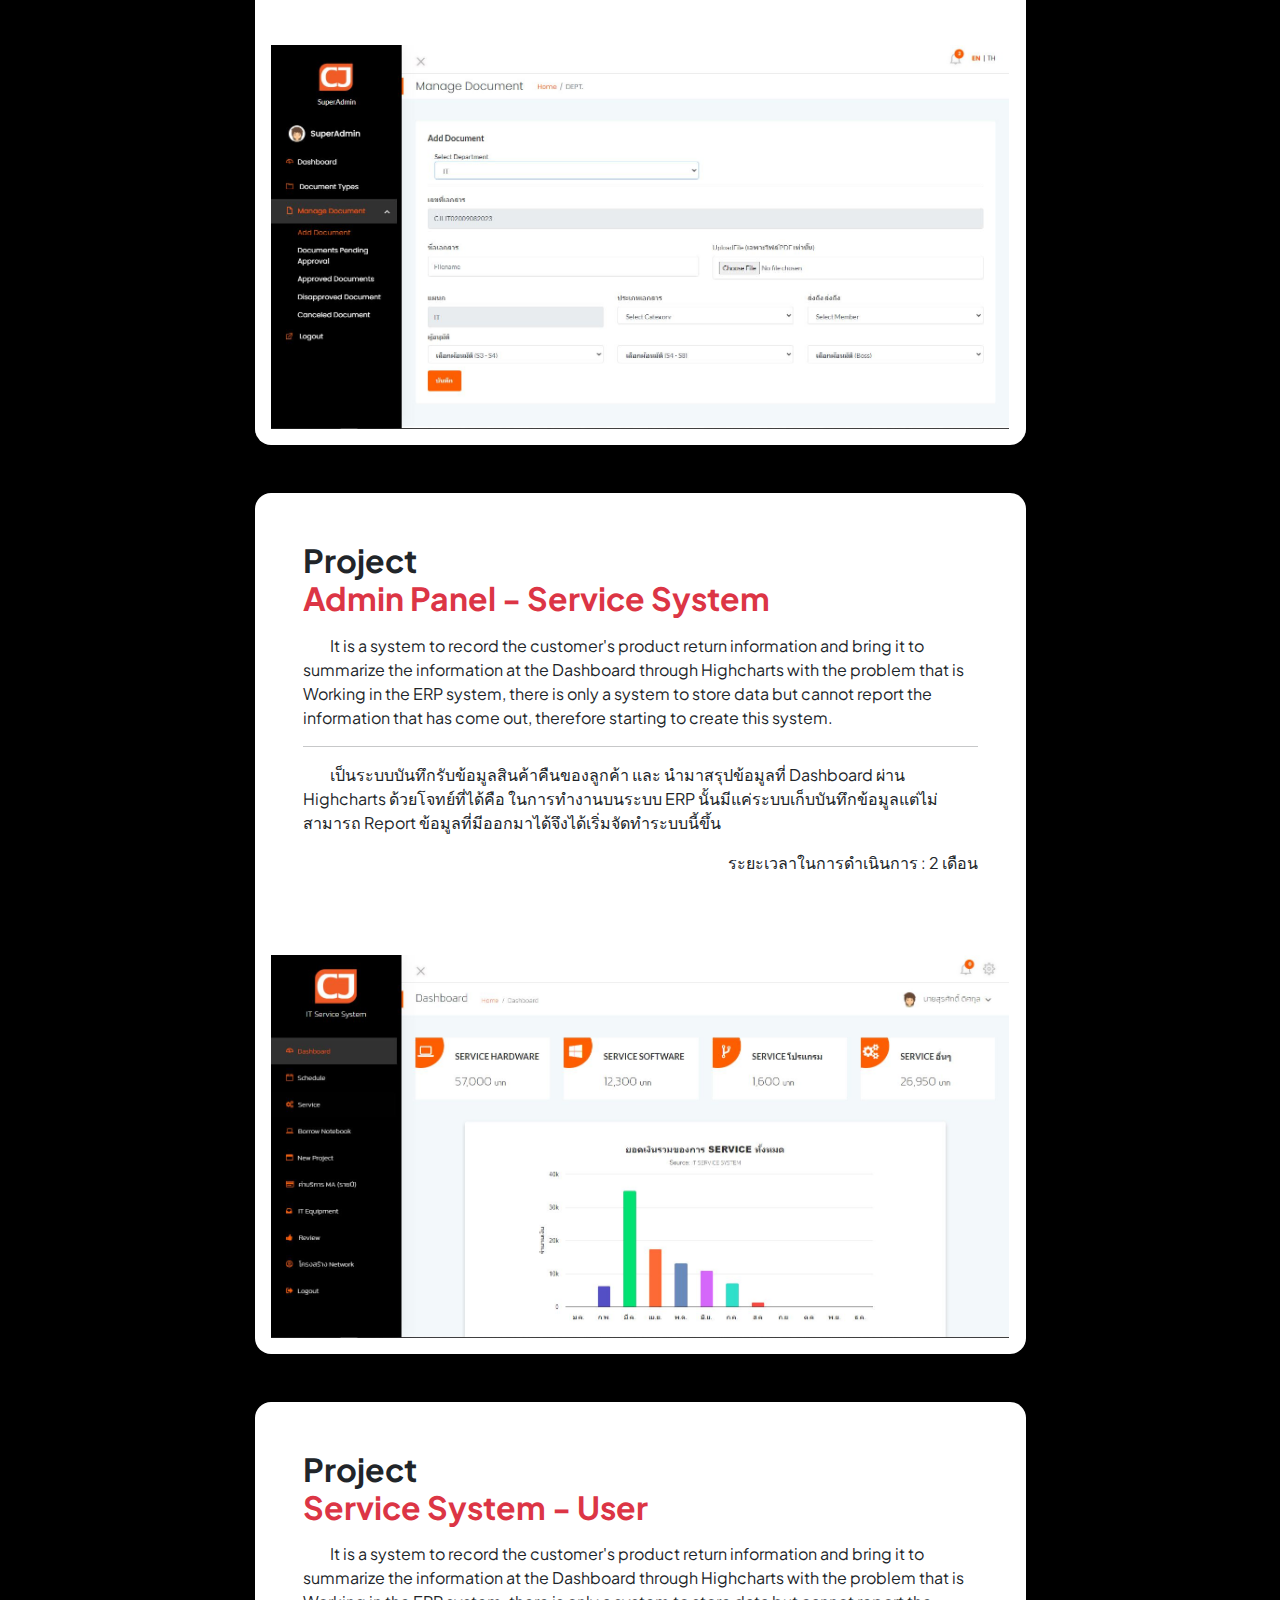
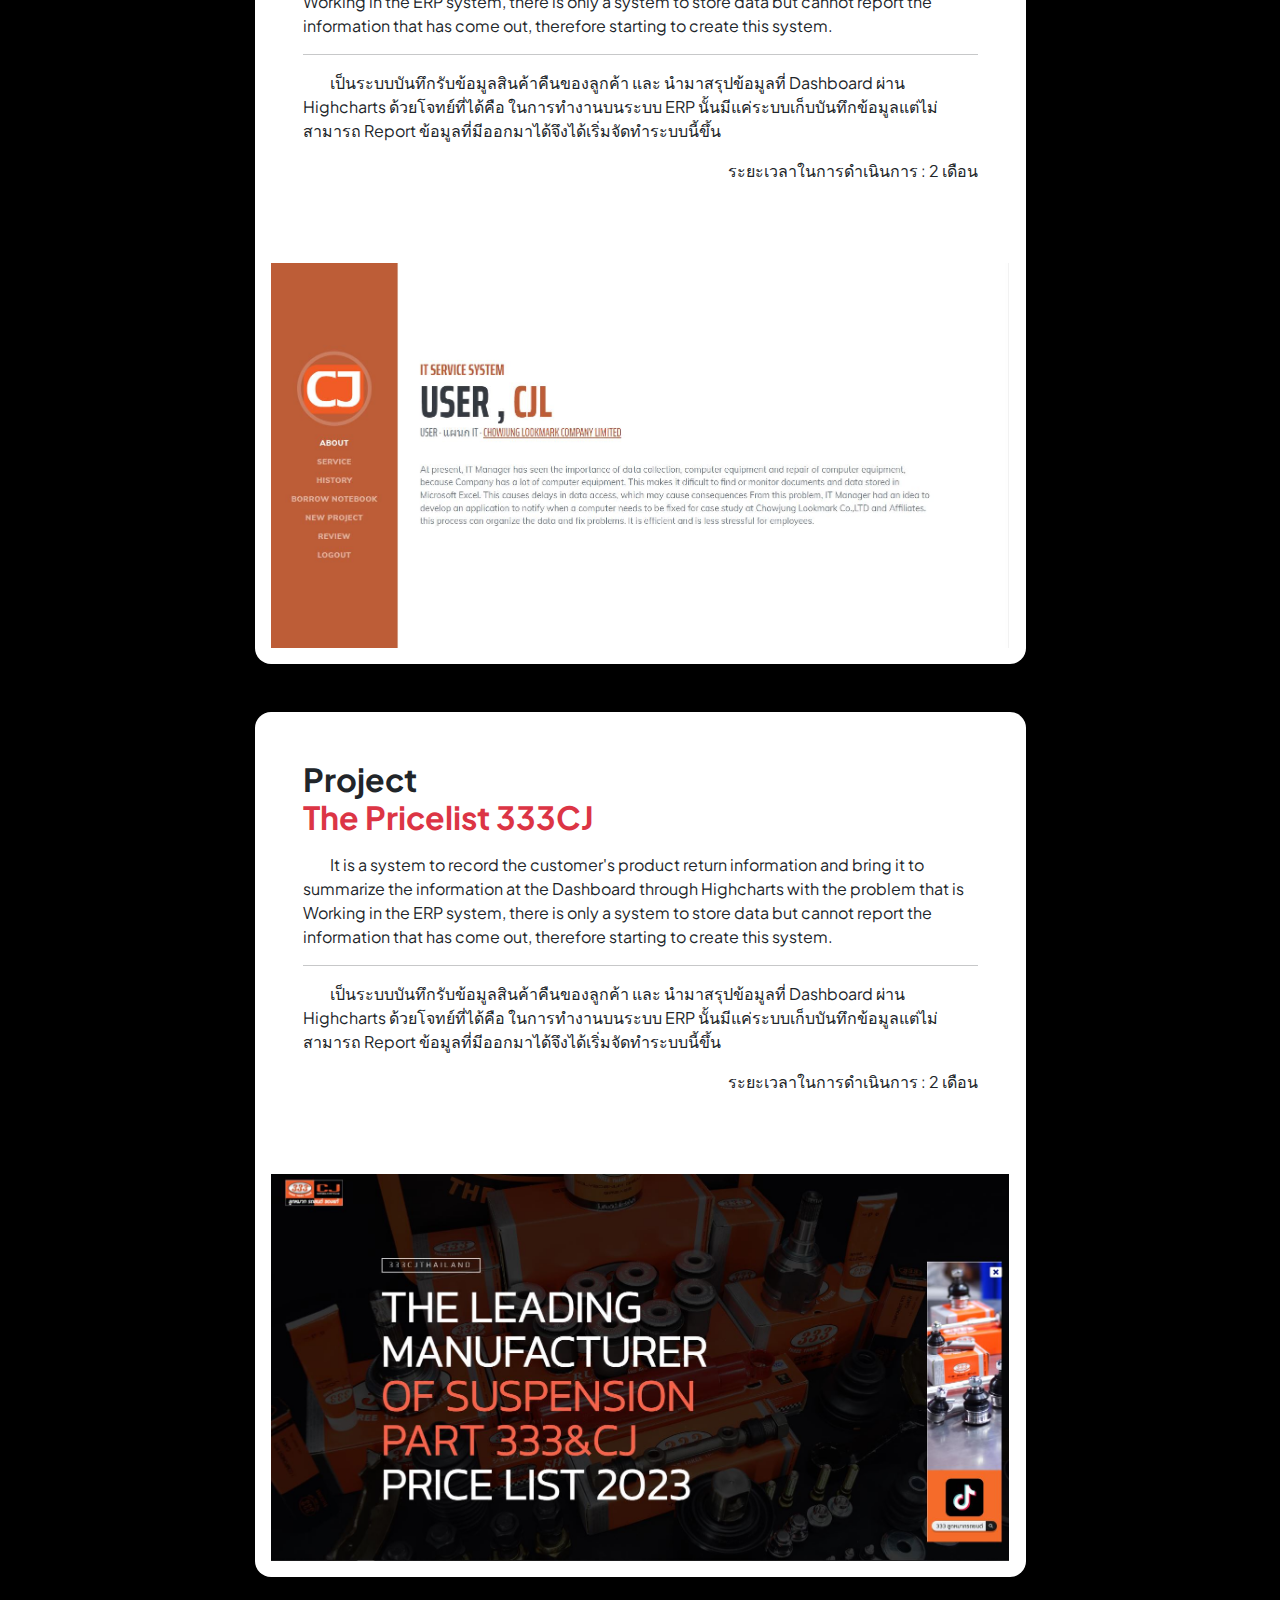
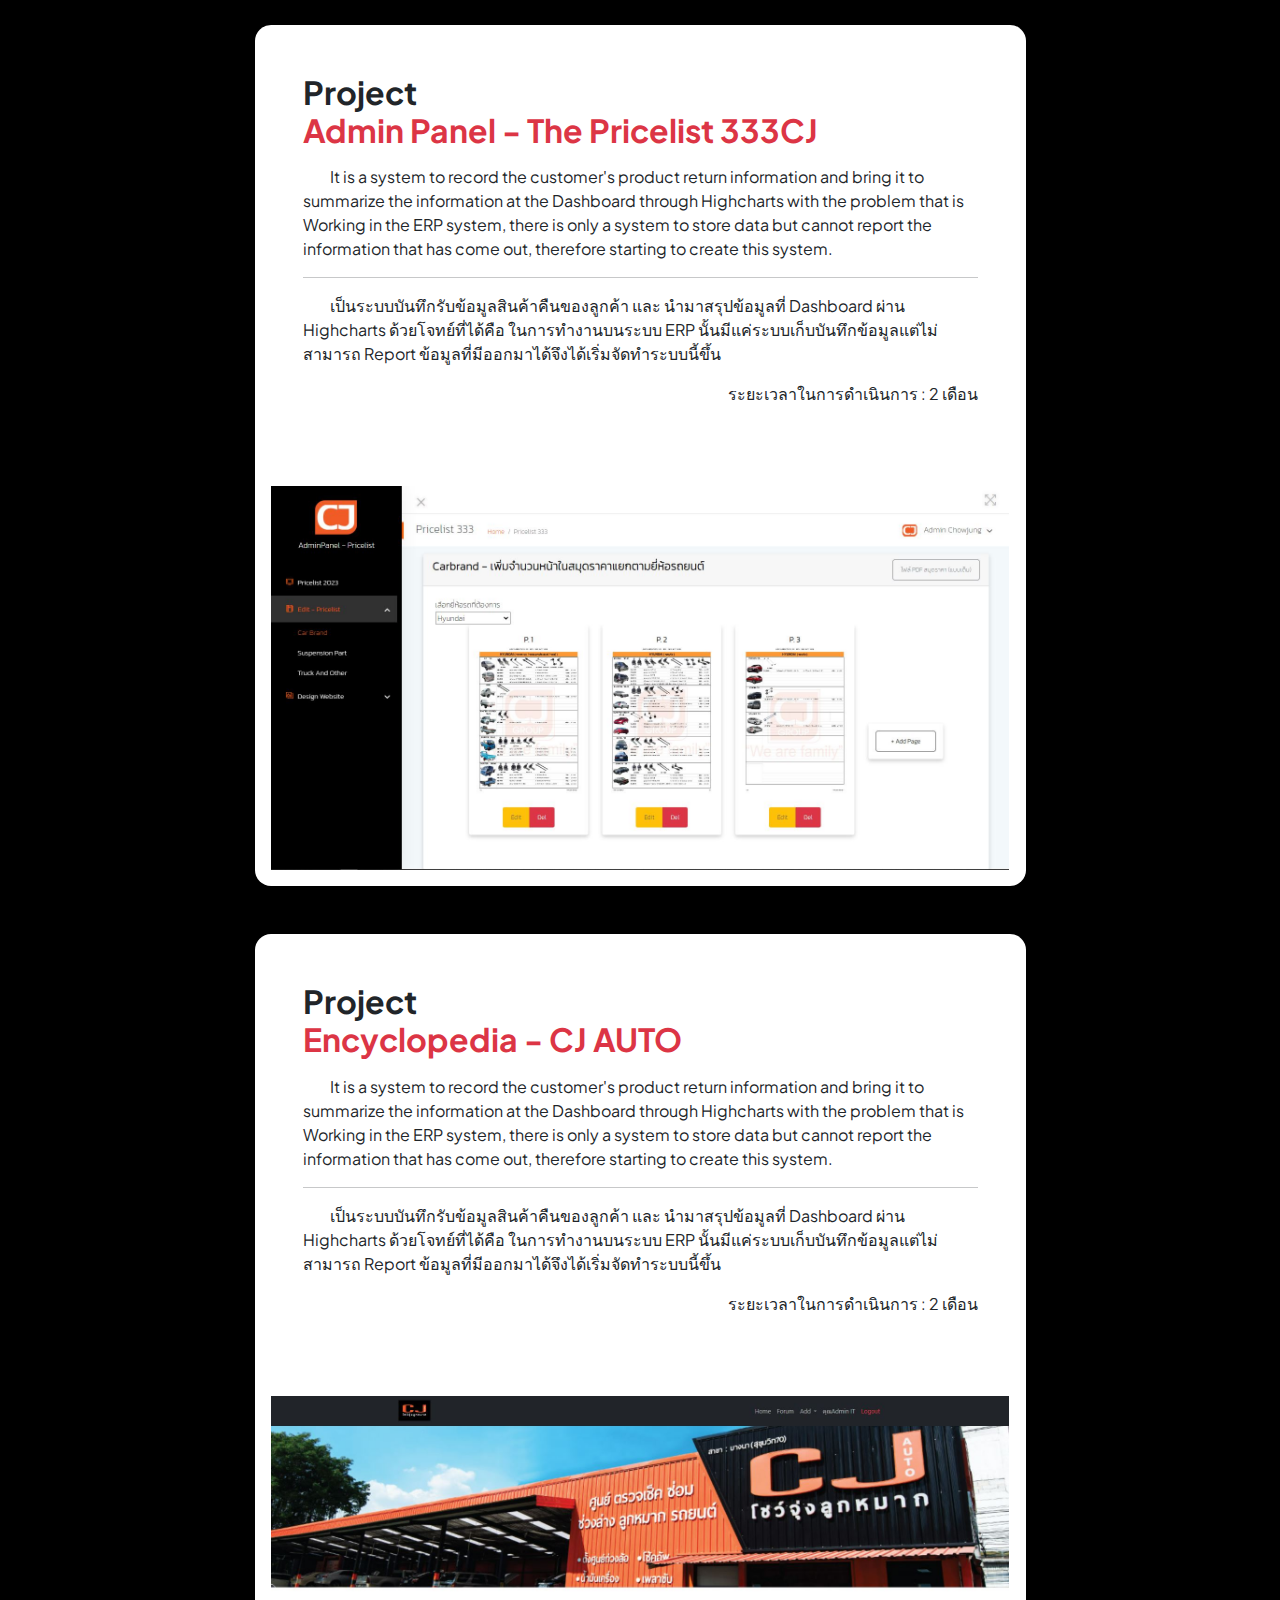
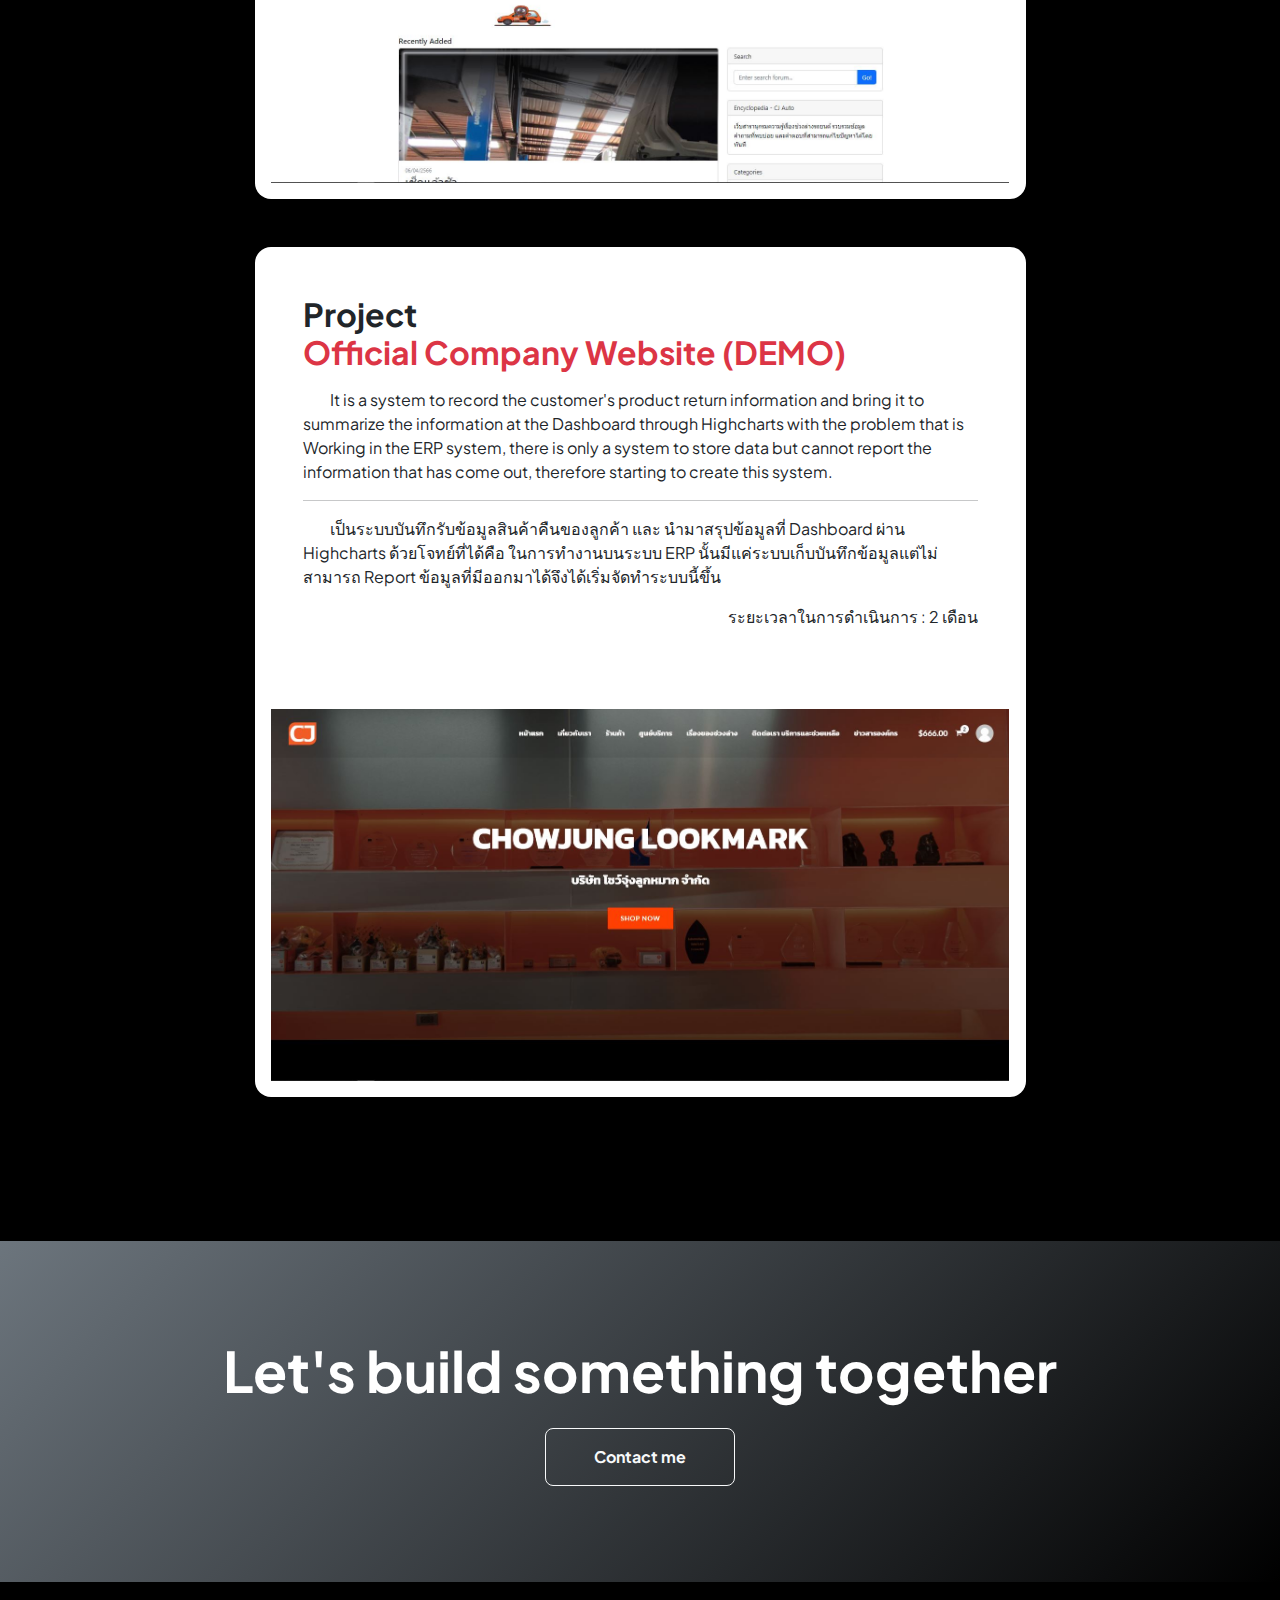
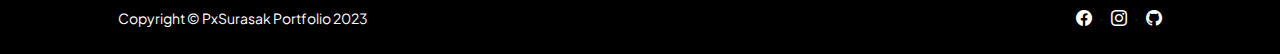
<file: projects.html>
<!DOCTYPE html>
<html lang="en">
    <head>
        <meta charset="utf-8" />
        <meta name="viewport" content="width=device-width, initial-scale=1, shrink-to-fit=no" />
        <meta name="description" content="" />
        <meta name="author" content="" />
        <title>Project - Portfolio</title>
        <!-- Favicon-->
        <link rel="icon" class="rounded-circle" type="image/x-icon" href="./Black and White Solid Icon Logo (1).png" />
        <!-- Custom Google font-->
        <link rel="preconnect" href="https://fonts.googleapis.com" />
        <link rel="preconnect" href="https://fonts.gstatic.com" crossorigin />
        <link href="https://fonts.googleapis.com/css2?family=Plus+Jakarta+Sans:wght@100;200;300;400;500;600;700;800;900&amp;display=swap" rel="stylesheet" />
        <!-- Bootstrap icons-->
        <link href="https://cdn.jsdelivr.net/npm/bootstrap-icons@1.8.1/font/bootstrap-icons.css" rel="stylesheet" />
        <!-- Core theme CSS (includes Bootstrap)-->
        <link href="css/styles.css" rel="stylesheet" />
    </head>
    <body class="d-flex flex-column h-100 bg-black">
        <main class="flex-shrink-0">
            <!-- Navigation-->
            <nav class="navbar navbar-expand-lg navbar-light bg-black py-3">
                <div class="container px-5">
                    <a class="navbar-brand" href="index.html"><img src="./Black and White Solid Icon Logo (1).png" alt="" width="75px"></a>
                    <button class="navbar-toggler" type="button" data-bs-toggle="collapse" data-bs-target="#navbarSupportedContent" aria-controls="navbarSupportedContent" aria-expanded="false" aria-label="Toggle navigation"><span class="navbar-toggler-icon"></span></button>
                    <div class="collapse navbar-collapse" id="navbarSupportedContent">
                        <ul class="navbar-nav ms-auto mb-2 mb-lg-0 small fw-bolder">
                            <li class="nav-item"><a class="nav-link text-white" href="index.html">Home</a></li>
                            <li class="nav-item"><a class="nav-link text-white" href="resume.html">Resume</a></li>
                            <li class="nav-item"><a class="nav-link text-white" href="projects.html">Projects</a></li>
                            <li class="nav-item"><a class="nav-link text-white" href="contact.html">Contact</a></li>
                        </ul>
                    </div>
                </div>
            </nav>
            <!-- Projects Section-->
            <section class="py-5">
                <div class="container px-5 mb-5">
                    <div class="text-center mb-5">
                        <h1 class="display-5 fw-bolder mb-0"><span class="text-white d-inline">Projects</span></h1>
                    </div>
                    <div class="row gx-5 justify-content-center">
                        <div class="col-lg-11 col-xl-9 col-xxl-8">
                            <!-- Project Card 1-->
                            <div class="card overflow-hidden shadow rounded-4 border-0 mb-5">
                                <div class="card-body p-0">
                                    <div class="d-flex align-items-center">
                                        <div class="p-5">
                                            <h2 class="fw-bolder">Project<p class="text-danger">QC Return Order</p></h2>
                                            <p>&nbsp; &nbsp;&nbsp; &nbsp;&nbsp; &nbsp;This is a system to record the customer's product return information and bring it to summarize the information at the Dashboard through Highcharts with the problem that is Working in the ERP system, there is only a system to store data but cannot report the information that has come out, therefore starting to create this system.</p>
                                            <hr>
                                            <p>&nbsp; &nbsp;&nbsp; &nbsp;&nbsp; &nbsp;เป็นระบบบันทึกรับข้อมูลสินค้าคืนของลูกค้า และ นำมาสรุปข้อมูลที่ Dashboard ผ่าน Highcharts ด้วยโจทย์ที่ได้คือ ในการทำงานบนระบบ ERP นั้นมีแค่ระบบเก็บบันทึกข้อมูลแต่ไม่สามารถ Report ข้อมูลที่มีออกมาได้จึงได้เริ่มจัดทำระบบนี้ขึ้น</p>
                                            <p style="text-align: right;">ระยะเวลาในการดำเนินการ : 2 เดือน</p>
                                        </div>
                                    </div>
                                </div>
                                <div class="p-3">
                            <img class="img-fluid" src="./1.JPG" alt="..." />
                                </div>
                        </div>
                            <!-- Project Card 2-->
                            <div class="card overflow-hidden shadow rounded-4 border-0 mb-5">
                                <div class="card-body p-0">
                                    <div class="d-flex align-items-center">
                                        <div class="p-5">
                                            <h2 class="fw-bolder">Project<p class="text-danger">E-Document Centre</p></h2>
                                            <p>&nbsp; &nbsp;&nbsp; &nbsp;&nbsp; &nbsp;It is a system to record the customer's product return information and bring it to summarize the information at the Dashboard through Highcharts with the problem that is Working in the ERP system, there is only a system to store data but cannot report the information that has come out, therefore starting to create this system.</p>
                                            <hr>
                                            <p>&nbsp; &nbsp;&nbsp; &nbsp;&nbsp; &nbsp;เป็นระบบบันทึกรับข้อมูลสินค้าคืนของลูกค้า และ นำมาสรุปข้อมูลที่ Dashboard ผ่าน Highcharts ด้วยโจทย์ที่ได้คือ ในการทำงานบนระบบ ERP นั้นมีแค่ระบบเก็บบันทึกข้อมูลแต่ไม่สามารถ Report ข้อมูลที่มีออกมาได้จึงได้เริ่มจัดทำระบบนี้ขึ้น</p>
                                            <p style="text-align: right;">ระยะเวลาในการดำเนินการ : 2 เดือน</p>
                                        </div>
                                    </div>
                                </div>
                                <div class="p-3">
                            <img class="img-fluid" src="./E-Doc.JPG" alt="..." />
                                </div>
                        </div>

                        <div class="card overflow-hidden shadow rounded-4 border-0 mb-5">
                            <div class="card-body p-0">
                                <div class="d-flex align-items-center">
                                    <div class="p-5">
                                        <h2 class="fw-bolder">Project<p class="text-danger">Admin Panel - Service System</p></h2>
                                        <p>&nbsp; &nbsp;&nbsp; &nbsp;&nbsp; &nbsp;It is a system to record the customer's product return information and bring it to summarize the information at the Dashboard through Highcharts with the problem that is Working in the ERP system, there is only a system to store data but cannot report the information that has come out, therefore starting to create this system.</p>
                                            <hr>
                                            <p>&nbsp; &nbsp;&nbsp; &nbsp;&nbsp; &nbsp;เป็นระบบบันทึกรับข้อมูลสินค้าคืนของลูกค้า และ นำมาสรุปข้อมูลที่ Dashboard ผ่าน Highcharts ด้วยโจทย์ที่ได้คือ ในการทำงานบนระบบ ERP นั้นมีแค่ระบบเก็บบันทึกข้อมูลแต่ไม่สามารถ Report ข้อมูลที่มีออกมาได้จึงได้เริ่มจัดทำระบบนี้ขึ้น</p>
                                            <p style="text-align: right;">ระยะเวลาในการดำเนินการ : 2 เดือน</p>
                                    </div>
                                </div>
                            </div>
                            <div class="p-3">
                        <img class="img-fluid" src="./Service.JPG" alt="..." />
                            </div>
                    </div>

                    <div class="card overflow-hidden shadow rounded-4 border-0 mb-5">
                        <div class="card-body p-0">
                            <div class="d-flex align-items-center">
                                <div class="p-5">
                                    <h2 class="fw-bolder">Project<p class="text-danger">Service System - User</p></h2>
                                    <p>&nbsp; &nbsp;&nbsp; &nbsp;&nbsp; &nbsp;It is a system to record the customer's product return information and bring it to summarize the information at the Dashboard through Highcharts with the problem that is Working in the ERP system, there is only a system to store data but cannot report the information that has come out, therefore starting to create this system.</p>
                                            <hr>
                                            <p>&nbsp; &nbsp;&nbsp; &nbsp;&nbsp; &nbsp;เป็นระบบบันทึกรับข้อมูลสินค้าคืนของลูกค้า และ นำมาสรุปข้อมูลที่ Dashboard ผ่าน Highcharts ด้วยโจทย์ที่ได้คือ ในการทำงานบนระบบ ERP นั้นมีแค่ระบบเก็บบันทึกข้อมูลแต่ไม่สามารถ Report ข้อมูลที่มีออกมาได้จึงได้เริ่มจัดทำระบบนี้ขึ้น</p>
                                            <p style="text-align: right;">ระยะเวลาในการดำเนินการ : 2 เดือน</p>
                                </div>
                            </div>
                        </div>
                        <div class="p-3">
                    <img class="img-fluid" src="./4.JPG" alt="..." />
                        </div>
                </div>

                <div class="card overflow-hidden shadow rounded-4 border-0 mb-5">
                    <div class="card-body p-0">
                        <div class="d-flex align-items-center">
                            <div class="p-5">
                                <h2 class="fw-bolder">Project<p class="text-danger">The Pricelist 333CJ</p></h2>
                                <p>&nbsp; &nbsp;&nbsp; &nbsp;&nbsp; &nbsp;It is a system to record the customer's product return information and bring it to summarize the information at the Dashboard through Highcharts with the problem that is Working in the ERP system, there is only a system to store data but cannot report the information that has come out, therefore starting to create this system.</p>
                                            <hr>
                                            <p>&nbsp; &nbsp;&nbsp; &nbsp;&nbsp; &nbsp;เป็นระบบบันทึกรับข้อมูลสินค้าคืนของลูกค้า และ นำมาสรุปข้อมูลที่ Dashboard ผ่าน Highcharts ด้วยโจทย์ที่ได้คือ ในการทำงานบนระบบ ERP นั้นมีแค่ระบบเก็บบันทึกข้อมูลแต่ไม่สามารถ Report ข้อมูลที่มีออกมาได้จึงได้เริ่มจัดทำระบบนี้ขึ้น</p>
                                            <p style="text-align: right;">ระยะเวลาในการดำเนินการ : 2 เดือน</p>
                            </div>
                        </div>
                    </div>
                    <div class="p-3">
                <img class="img-fluid" src="./5.JPG" alt="..." />
                    </div>
            </div>

            <div class="card overflow-hidden shadow rounded-4 border-0 mb-5">
                <div class="card-body p-0">
                    <div class="d-flex align-items-center">
                        <div class="p-5">
                            <h2 class="fw-bolder">Project<p class="text-danger">Admin Panel - The Pricelist 333CJ</p></h2>
                            <p>&nbsp; &nbsp;&nbsp; &nbsp;&nbsp; &nbsp;It is a system to record the customer's product return information and bring it to summarize the information at the Dashboard through Highcharts with the problem that is Working in the ERP system, there is only a system to store data but cannot report the information that has come out, therefore starting to create this system.</p>
                                            <hr>
                                            <p>&nbsp; &nbsp;&nbsp; &nbsp;&nbsp; &nbsp;เป็นระบบบันทึกรับข้อมูลสินค้าคืนของลูกค้า และ นำมาสรุปข้อมูลที่ Dashboard ผ่าน Highcharts ด้วยโจทย์ที่ได้คือ ในการทำงานบนระบบ ERP นั้นมีแค่ระบบเก็บบันทึกข้อมูลแต่ไม่สามารถ Report ข้อมูลที่มีออกมาได้จึงได้เริ่มจัดทำระบบนี้ขึ้น</p>
                                            <p style="text-align: right;">ระยะเวลาในการดำเนินการ : 2 เดือน</p>
                        </div>
                    </div>
                </div>
                <div class="p-3">
            <img class="img-fluid" src="./Pricelist.JPG" alt="..." />
                </div>
        </div>

        <div class="card overflow-hidden shadow rounded-4 border-0 mb-5">
            <div class="card-body p-0">
                <div class="d-flex align-items-center">
                    <div class="p-5">
                        <h2 class="fw-bolder">Project<p class="text-danger">Encyclopedia - CJ AUTO</p></h2>
                        <p>&nbsp; &nbsp;&nbsp; &nbsp;&nbsp; &nbsp;It is a system to record the customer's product return information and bring it to summarize the information at the Dashboard through Highcharts with the problem that is Working in the ERP system, there is only a system to store data but cannot report the information that has come out, therefore starting to create this system.</p>
                                            <hr>
                                            <p>&nbsp; &nbsp;&nbsp; &nbsp;&nbsp; &nbsp;เป็นระบบบันทึกรับข้อมูลสินค้าคืนของลูกค้า และ นำมาสรุปข้อมูลที่ Dashboard ผ่าน Highcharts ด้วยโจทย์ที่ได้คือ ในการทำงานบนระบบ ERP นั้นมีแค่ระบบเก็บบันทึกข้อมูลแต่ไม่สามารถ Report ข้อมูลที่มีออกมาได้จึงได้เริ่มจัดทำระบบนี้ขึ้น</p>
                                            <p style="text-align: right;">ระยะเวลาในการดำเนินการ : 2 เดือน</p>
                    </div>
                </div>
            </div>
            <div class="p-3">
        <img class="img-fluid" src="./7.JPG" alt="..." />
            </div>
    </div>

    <div class="card overflow-hidden shadow rounded-4 border-0 mb-5">
        <div class="card-body p-0">
            <div class="d-flex align-items-center">
                <div class="p-5">
                    <h2 class="fw-bolder">Project<p class="text-danger">Official Company Website (DEMO)</p></h2>
                    <p>&nbsp; &nbsp;&nbsp; &nbsp;&nbsp; &nbsp;It is a system to record the customer's product return information and bring it to summarize the information at the Dashboard through Highcharts with the problem that is Working in the ERP system, there is only a system to store data but cannot report the information that has come out, therefore starting to create this system.</p>
                                            <hr>
                                            <p>&nbsp; &nbsp;&nbsp; &nbsp;&nbsp; &nbsp;เป็นระบบบันทึกรับข้อมูลสินค้าคืนของลูกค้า และ นำมาสรุปข้อมูลที่ Dashboard ผ่าน Highcharts ด้วยโจทย์ที่ได้คือ ในการทำงานบนระบบ ERP นั้นมีแค่ระบบเก็บบันทึกข้อมูลแต่ไม่สามารถ Report ข้อมูลที่มีออกมาได้จึงได้เริ่มจัดทำระบบนี้ขึ้น</p>
                                            <p style="text-align: right;">ระยะเวลาในการดำเนินการ : 2 เดือน</p>
                </div>
            </div>
        </div>
        <div class="p-3">
    <img class="img-fluid" src="./8.JPG" alt="..." />
        </div>
</div>
                        </div>
                    </div>
                </div>
            </section>
            <!-- Call to action section-->
            <section class="py-5 bg-gradient-primary-to-secondary text-white">
                <div class="container px-5 my-5">
                    <div class="text-center">
                        <h2 class="display-4 fw-bolder mb-4">Let's build something together</h2>
                        <a class="btn btn-outline-light btn-lg px-5 py-3 fs-6 fw-bolder" href="contact.html">Contact me</a>
                    </div>
                </div>
            </section>
        </main>
        <!-- Footer-->
        <footer class="bg-black py-4 mt-auto">
            <div class="container px-5">
                <div class="row align-items-center justify-content-between flex-column flex-sm-row">
                    <div class="col-auto"><div class="small m-0 text-white">Copyright &copy; PxSurasak Portfolio 2023</div></div>
                    <div class="col-auto">
                        <a class="text-white" href="https://www.facebook.com/surasak.diskul" target="_blank"><i class="bi bi-facebook"></i></a>
                        <span class="mx-1">&middot;</span>
                        <a class="text-white" href="https://www.instagram.com/mondayhaveyou/" target="_blank"><i class="bi bi-instagram"></i></a>
                        <span class="mx-1">&middot;</span>
                        <a class="text-white" href="https://github.com/SurasakDiskul" target="_blank"><i class="bi bi-github"></i></a>
                    </div>
                </div>
            </div>
        </footer>
        <!-- Bootstrap core JS-->
        <script src="https://cdn.jsdelivr.net/npm/bootstrap@5.2.3/dist/js/bootstrap.bundle.min.js"></script>
        <!-- Core theme JS-->
        <script src="js/scripts.js"></script>
    </body>
</html>
</file>
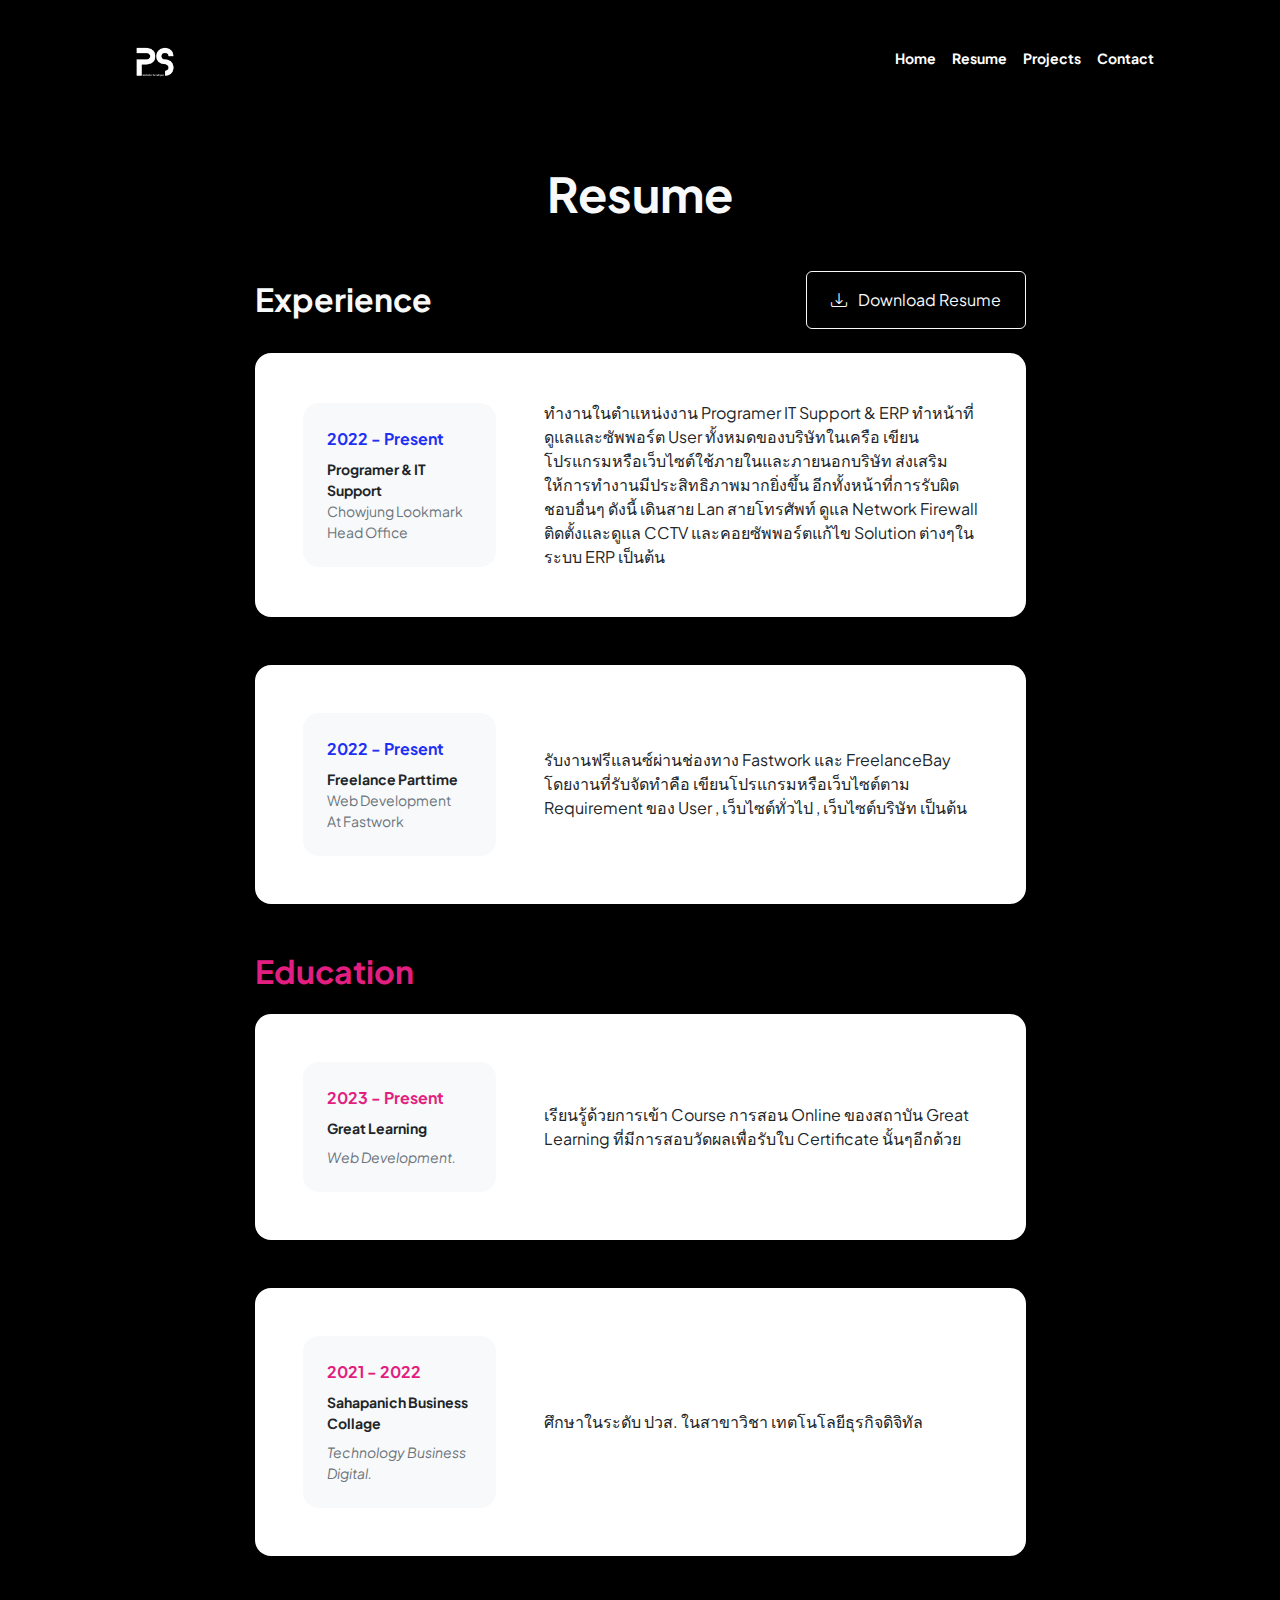
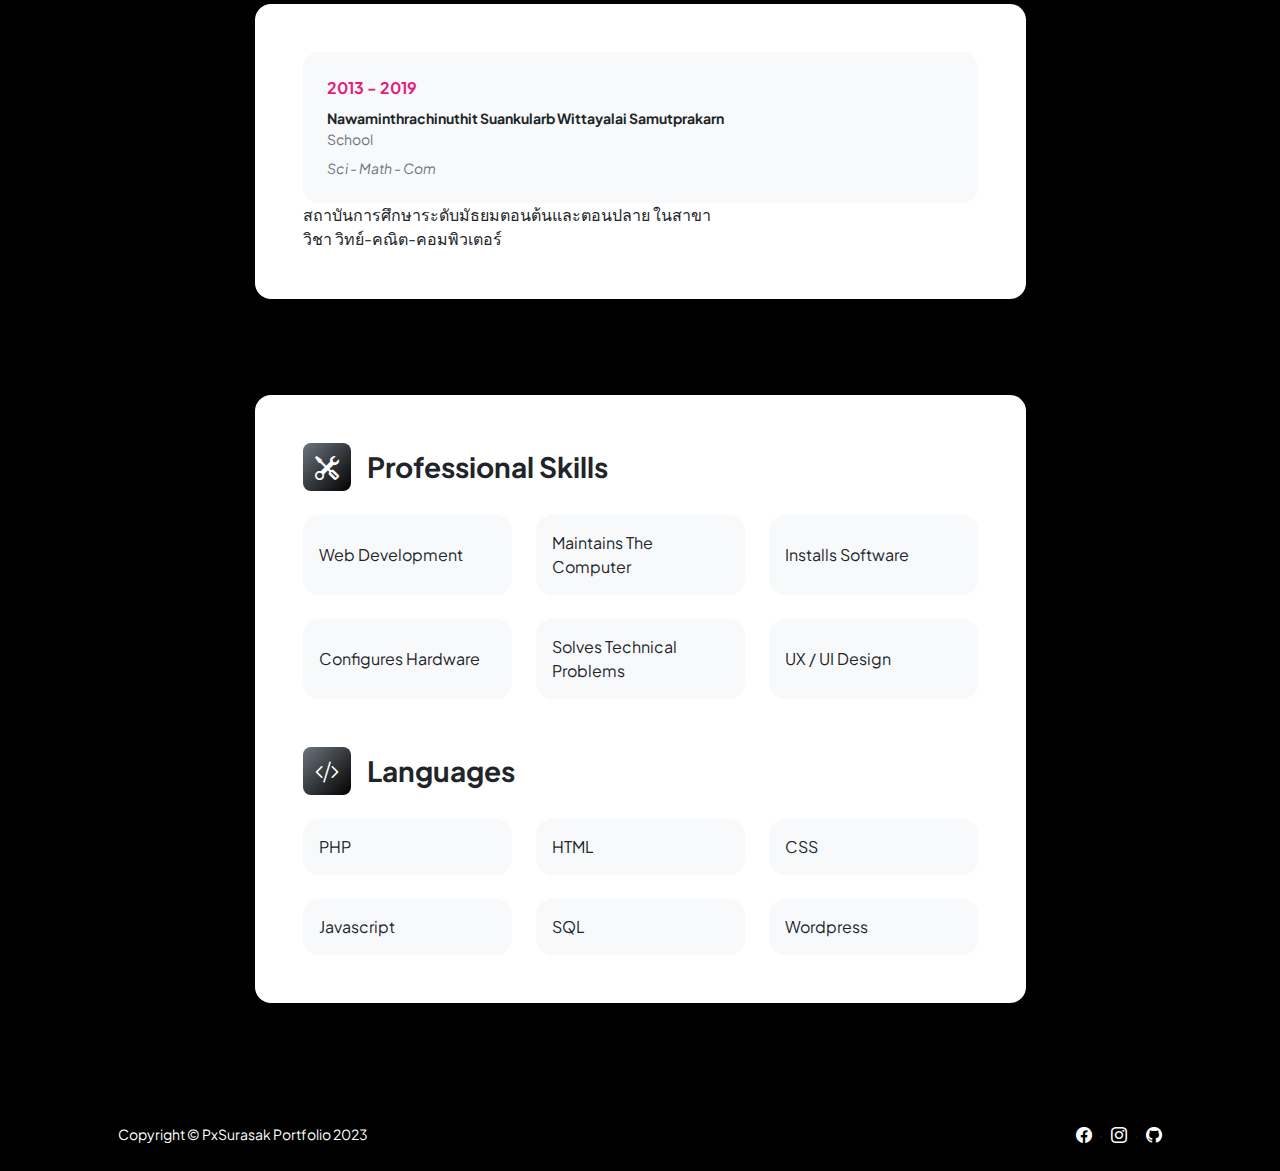
<file: resume.html>
<!DOCTYPE html>
<html lang="en">
    <head>
        <meta charset="utf-8" />
        <meta name="viewport" content="width=device-width, initial-scale=1, shrink-to-fit=no" />
        <meta name="description" content="" />
        <meta name="author" content="" />
        <title>Resume - Portfolio</title>
        <!-- Favicon-->
        <link rel="icon" class="rounded-circle" type="image/x-icon" href="./Black and White Solid Icon Logo (1).png" />
        <!-- Custom Google font-->
        <link rel="preconnect" href="https://fonts.googleapis.com" />
        <link rel="preconnect" href="https://fonts.gstatic.com" crossorigin />
        <link href="https://fonts.googleapis.com/css2?family=Plus+Jakarta+Sans:wght@100;200;300;400;500;600;700;800;900&amp;display=swap" rel="stylesheet" />
        <!-- Bootstrap icons-->
        <link href="https://cdn.jsdelivr.net/npm/bootstrap-icons@1.8.1/font/bootstrap-icons.css" rel="stylesheet" />
        <!-- Core theme CSS (includes Bootstrap)-->
        <link href="css/styles.css" rel="stylesheet" />
    </head>
    <body class="d-flex flex-column h-100 bg-black">
        <main class="flex-shrink-0">
            <!-- Navigation-->
            <nav class="navbar navbar-expand-lg navbar-light bg-black py-3">
                <div class="container px-5">
                    <a class="navbar-brand" href="index.html"><img src="./Black and White Solid Icon Logo (1).png" alt="" width="75px"></a>
                    <button class="navbar-toggler" type="button" data-bs-toggle="collapse" data-bs-target="#navbarSupportedContent" aria-controls="navbarSupportedContent" aria-expanded="false" aria-label="Toggle navigation"><span class="navbar-toggler-icon"></span></button>
                    <div class="collapse navbar-collapse" id="navbarSupportedContent">
                        <ul class="navbar-nav ms-auto mb-2 mb-lg-0 small fw-bolder">
                            <li class="nav-item"><a class="nav-link text-white" href="index.html">Home</a></li>
                            <li class="nav-item"><a class="nav-link text-white" href="resume.html">Resume</a></li>
                            <li class="nav-item"><a class="nav-link text-white" href="projects.html">Projects</a></li>
                            <li class="nav-item"><a class="nav-link text-white" href="contact.html">Contact</a></li>
                        </ul>
                    </div>
                </div>
            </nav>
            <!-- Page Content-->
            <div class="container px-5 my-5">
                <div class="text-center mb-5">
                    <h1 class="display-5 fw-bolder mb-0"><span class="text-light d-inline">Resume</span></h1>
                </div>
                <div class="row gx-5 justify-content-center">
                    <div class="col-lg-11 col-xl-9 col-xxl-8">
                        <!-- Experience Section-->
                        <section>
                            <div class="d-flex align-items-center justify-content-between mb-4">
                                <h2 class="text-light fw-bolder mb-0">Experience</h2>
                                <!-- Download resume button-->
                                <!-- Note: Set the link href target to a PDF file within your project-->
                                <a class="btn btn-outline-light px-4 py-3" href="#!">
                                    <div class="d-inline-block bi bi-download me-2"></div>
                                    Download Resume
                                </a>
                            </div>
                            <!-- Experience Card 1-->
                            <div class="card shadow border-0 rounded-4 mb-5">
                                <div class="card-body p-5">
                                    <div class="row align-items-center gx-5">
                                        <div class="col text-center text-lg-start mb-4 mb-lg-0">
                                            <div class="bg-light p-4 rounded-4">
                                                <div class="text-primary fw-bolder mb-2">2022 - Present</div>
                                                <div class="small fw-bolder">Programer & IT Support</div>
                                                <div class="small text-muted">Chowjung Lookmark</div>
                                                <div class="small text-muted">Head Office</div>
                                            </div>
                                        </div>
                                        <div class="col-lg-8"><div>ทำงานในตำแหน่งงาน Programer IT Support & ERP ทำหน้าที่ดูแลและซัพพอร์ต User ทั้งหมดของบริษัทในเครือ เขียนโปรแกรมหรือเว็บไซต์ใช้ภายในและภายนอกบริษัท ส่งเสริมให้การทำงานมีประสิทธิภาพมากยิ่งขึ้น อีกทั้งหน้าที่การรับผิดชอบอื่นๆ ดังนี้
                                            เดินสาย Lan สายโทรศัพท์ ดูแล Network Firewall ติดตั้งและดูแล CCTV และคอยซัพพอร์ตแก้ไข Solution ต่างๆในระบบ ERP เป็นต้น
                                        </div></div>
                                    </div>
                                </div>
                            </div>
                            <!-- Experience Card 2-->
                            <div class="card shadow border-0 rounded-4 mb-5">
                                <div class="card-body p-5">
                                    <div class="row align-items-center gx-5">
                                        <div class="col text-center text-lg-start mb-4 mb-lg-0">
                                            <div class="bg-light p-4 rounded-4">
                                                <div class="text-primary fw-bolder mb-2">2022 - Present</div>
                                                <div class="small fw-bolder">Freelance Parttime</div>
                                                <div class="small text-muted">Web Development</div>
                                                <div class="small text-muted">At Fastwork</div>
                                            </div>
                                        </div>
                                        <div class="col-lg-8"><div>รับงานฟรีแลนซ์ผ่านช่องทาง Fastwork และ FreelanceBay โดยงานที่รับจัดทำคือ เขียนโปรแกรมหรือเว็บไซต์ตาม Requirement ของ User , เว็บไซต์ทั่วไป , เว็บไซต์บริษัท เป็นต้น</div></div>
                                    </div>
                                </div>
                            </div>
                        </section>
                        <!-- Education Section-->
                        <section>
                            <h2 class="text-secondary fw-bolder mb-4">Education</h2>
                            <div class="card shadow border-0 rounded-4 mb-5">
                                <div class="card-body p-5">
                                    <div class="row align-items-center gx-5">
                                        <div class="col text-center text-lg-start mb-4 mb-lg-0">
                                            <div class="bg-light p-4 rounded-4">
                                                <div class="text-secondary fw-bolder mb-2">2023 - Present</div>
                                                <div class="mb-2">
                                                    <div class="small fw-bolder">Great Learning</div>
                                                    <div class="small text-muted"></div>
                                                </div>
                                                <div class="fst-italic">
                                                    <div class="small text-muted"></div>
                                                    <div class="small text-muted">Web Development.</div>
                                                </div>
                                            </div>
                                        </div>
                                        <div class="col-lg-8"><div>เรียนรู้ด้วยการเข้า Course การสอน Online ของสถาบัน Great Learning ที่มีการสอบวัดผลเพื่อรับใบ Certificate นั้นๆอีกด้วย</div></div>
                                    </div>
                                </div>
                            </div>
                            <!-- Education Card 1-->
                            <div class="card shadow border-0 rounded-4 mb-5">
                                <div class="card-body p-5">
                                    <div class="row align-items-center gx-5">
                                        <div class="col text-center text-lg-start mb-4 mb-lg-0">
                                            <div class="bg-light p-4 rounded-4">
                                                <div class="text-secondary fw-bolder mb-2">2021 - 2022</div>
                                                <div class="mb-2">
                                                    <div class="small fw-bolder">Sahapanich Business Collage</div>
                                                    <div class="small text-muted"></div>
                                                </div>
                                                <div class="fst-italic">
                                                    <div class="small text-muted"></div>
                                                    <div class="small text-muted">Technology Business Digital.</div>
                                                </div>
                                            </div>
                                        </div>
                                        <div class="col-lg-8"><div>ศึกษาในระดับ ปวส. ในสาขาวิชา เทตโนโลยีธุรกิจดิจิทัล</div></div>
                                    </div>
                                </div>
                            </div>
                            <!-- Education Card 2-->
                            <div class="card shadow border-0 rounded-4 mb-5">
                                <div class="card-body p-5">
                                    <div class="row align-items-center gx-5">
                                        <div class="col text-center text-lg-start mb-4 mb-lg-0">
                                            <div class="bg-light p-4 rounded-4">
                                                <div class="text-secondary fw-bolder mb-2">2013 - 2019</div>
                                                <div class="mb-2">
                                                    <div class="small fw-bolder">
                                                        Nawaminthrachinuthit Suankularb Wittayalai Samutprakarn 
                                                        </div>
                                                    <div class="small text-muted">School</div>
                                                </div>
                                                <div class="fst-italic">
                                                    <div class="small text-muted"></div>
                                                    <div class="small text-muted">Sci - Math - Com</div>
                                                </div>
                                            </div>
                                        </div>
                                        <div class="col-lg-8"><div>สถาบันการศึกษาระดับมัธยมตอนต้นและตอนปลาย ในสาขาวิชา วิทย์-คณิต-คอมพิวเตอร์</div></div>
                                    </div>
                                </div>
                            </div>
                        </section>
                        <!-- Divider-->
                        <div class="pb-5"></div>
                        <!-- Skills Section-->
                        <section>
                            <!-- Skillset Card-->
                            <div class="card shadow border-0 rounded-4 mb-5">
                                <div class="card-body p-5">
                                    <!-- Professional skills list-->
                                    <div class="mb-5">
                                        <div class="d-flex align-items-center mb-4">
                                            <div class="feature bg-primary bg-gradient-primary-to-secondary text-white rounded-3 me-3"><i class="bi bi-tools"></i></div>
                                            <h3 class="fw-bolder mb-0"><span class=" d-inline">Professional Skills</span></h3>
                                        </div>
                                        <div class="row row-cols-1 row-cols-md-3 mb-4">
                                            <div class="col mb-4 mb-md-0"><div class="d-flex align-items-center bg-light rounded-4 p-3 h-100">Web Development</div></div>
                                            <div class="col mb-4 mb-md-0"><div class="d-flex align-items-center bg-light rounded-4 p-3 h-100">Maintains The Computer</div></div>
                                            <div class="col"><div class="d-flex align-items-center bg-light rounded-4 p-3 h-100"> Installs Software</div></div>
                                        </div>
                                        <div class="row row-cols-1 row-cols-md-3">
                                            <div class="col mb-4 mb-md-0"><div class="d-flex align-items-center bg-light rounded-4 p-3 h-100">Configures Hardware</div></div>
                                            <div class="col mb-4 mb-md-0"><div class="d-flex align-items-center bg-light rounded-4 p-3 h-100">Solves Technical Problems</div></div>
                                            <div class="col"><div class="d-flex align-items-center bg-light rounded-4 p-3 h-100">UX / UI Design</div></div>
                                        </div>
                                    </div>
                                    <!-- Languages list-->
                                    <div class="mb-0">
                                        <div class="d-flex align-items-center mb-4">
                                            <div class="feature bg-primary bg-gradient-primary-to-secondary text-white rounded-3 me-3"><i class="bi bi-code-slash"></i></div>
                                            <h3 class="fw-bolder mb-0"><span class=" d-inline">Languages</span></h3>
                                        </div>
                                        <div class="row row-cols-1 row-cols-md-3 mb-4">
                                            <div class="col mb-4 mb-md-0"><div class="d-flex align-items-center bg-light rounded-4 p-3 h-100">PHP</div></div>
                                            <div class="col mb-4 mb-md-0"><div class="d-flex align-items-center bg-light rounded-4 p-3 h-100">HTML</div></div>
                                            <div class="col"><div class="d-flex align-items-center bg-light rounded-4 p-3 h-100">CSS</div></div>
                                        </div>
                                        <div class="row row-cols-1 row-cols-md-3">
                                            <div class="col mb-4 mb-md-0"><div class="d-flex align-items-center bg-light rounded-4 p-3 h-100">Javascript</div></div>
                                            <div class="col mb-4 mb-md-0"><div class="d-flex align-items-center bg-light rounded-4 p-3 h-100">SQL</div></div>
                                            <div class="col"><div class="d-flex align-items-center bg-light rounded-4 p-3 h-100">Wordpress</div></div>
                                        </div>
                                    </div>
                                </div>
                            </div>
                        </section>
                    </div>
                </div>
            </div>
        </main>
        <!-- Footer-->
        <footer class="bg-black py-4 mt-auto">
            <div class="container px-5">
                <div class="row align-items-center justify-content-between flex-column flex-sm-row">
                    <div class="col-auto"><div class="small m-0 text-white">Copyright &copy; PxSurasak Portfolio 2023</div></div>
                    <div class="col-auto">
                        <a class="text-white" href="https://www.facebook.com/surasak.diskul" target="_blank"><i class="bi bi-facebook"></i></a>
                        <span class="mx-1">&middot;</span>
                        <a class="text-white" href="https://www.instagram.com/mondayhaveyou/" target="_blank"><i class="bi bi-instagram"></i></a>
                        <span class="mx-1">&middot;</span>
                        <a class="text-white" href="https://github.com/SurasakDiskul" target="_blank"><i class="bi bi-github"></i></a>
                    </div>
                </div>
            </div>
        </footer>
        <!-- Bootstrap core JS-->
        <script src="https://cdn.jsdelivr.net/npm/bootstrap@5.2.3/dist/js/bootstrap.bundle.min.js"></script>
        <!-- Core theme JS-->
        <script src="js/scripts.js"></script>
    </body>
</html>
</file>
